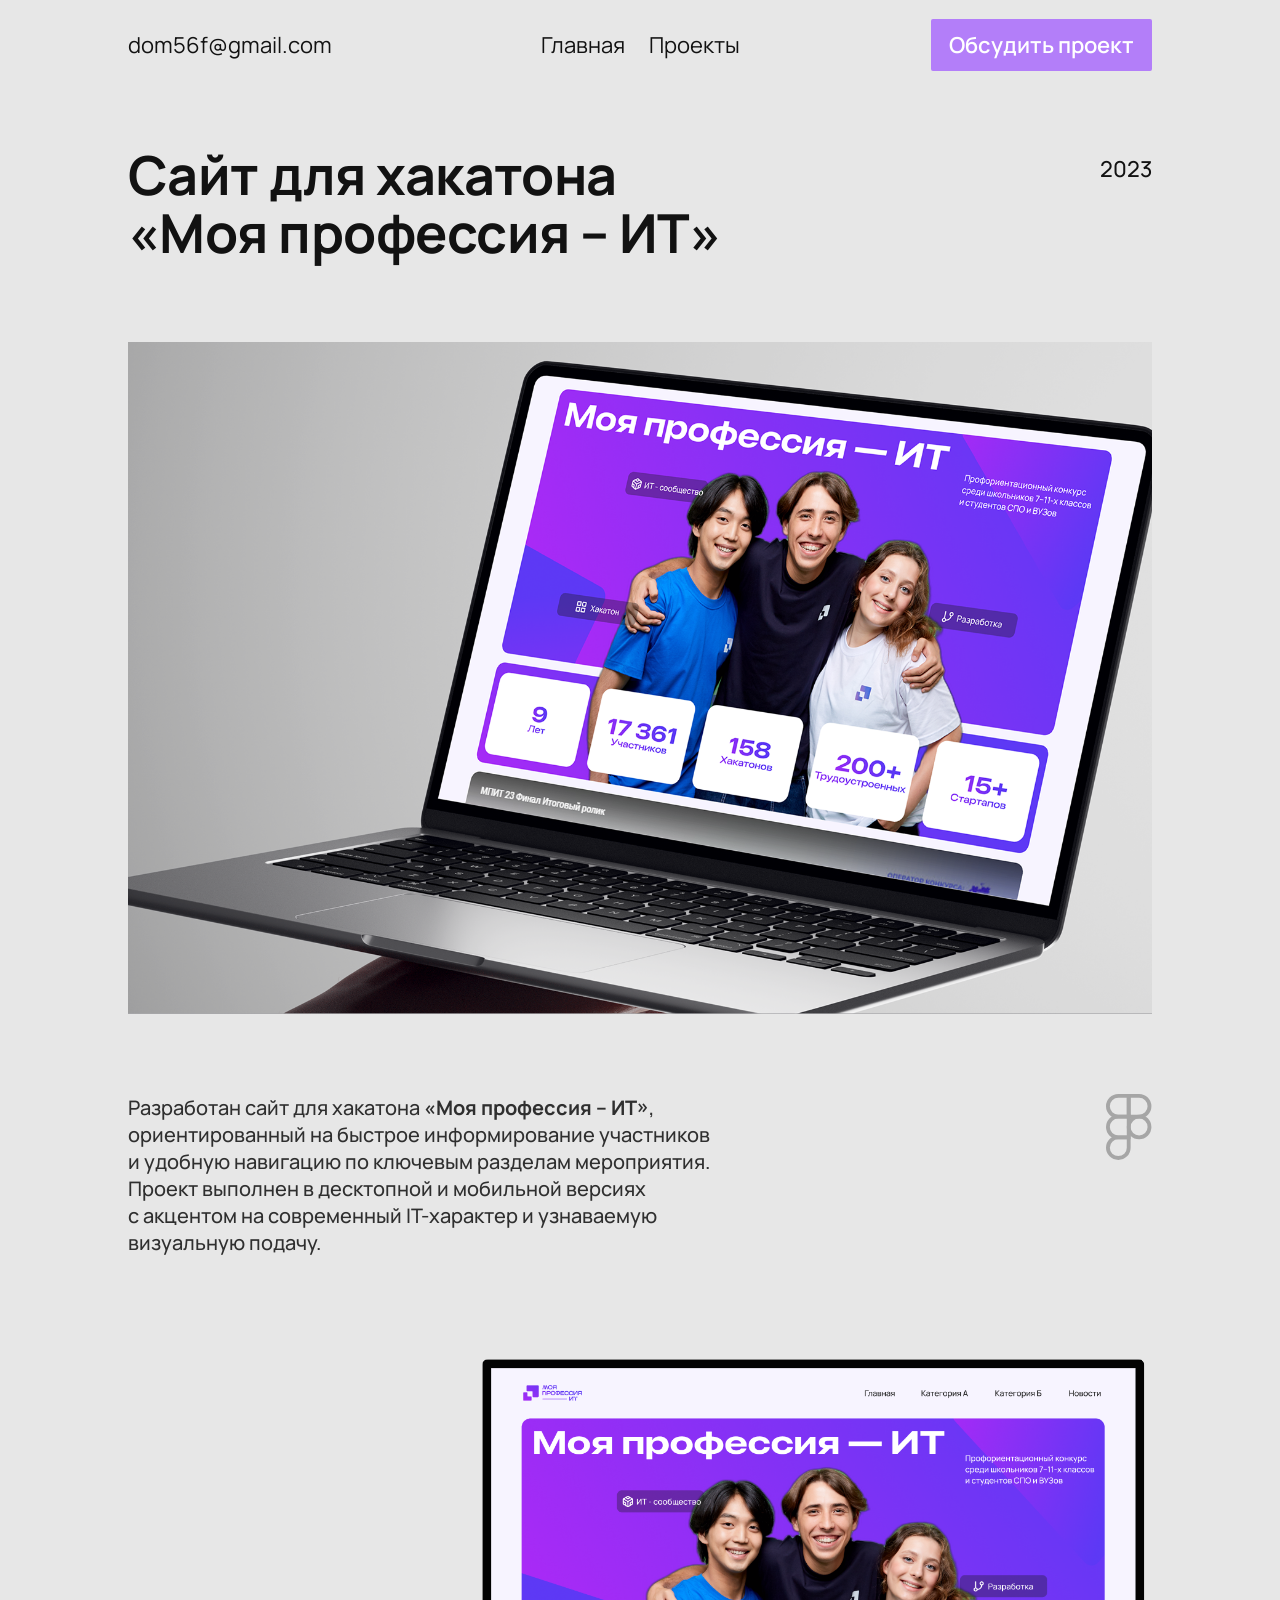
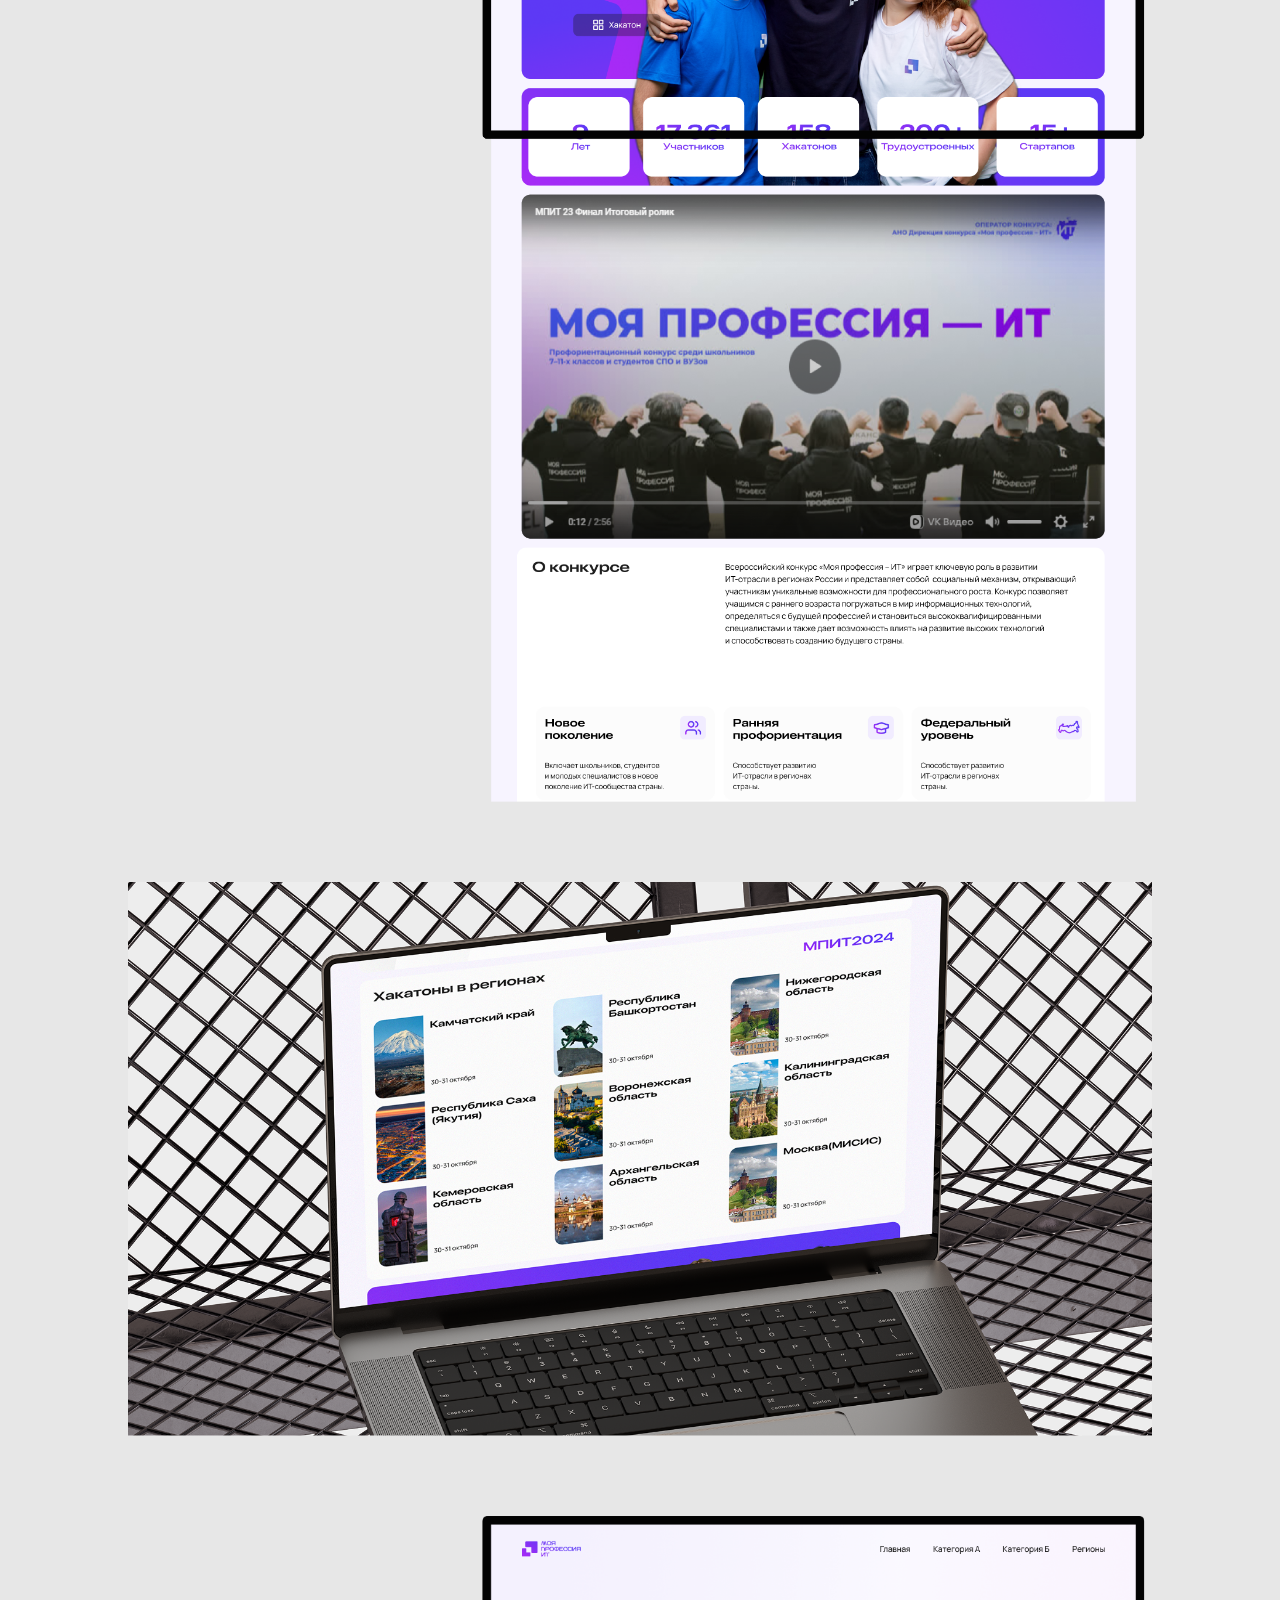
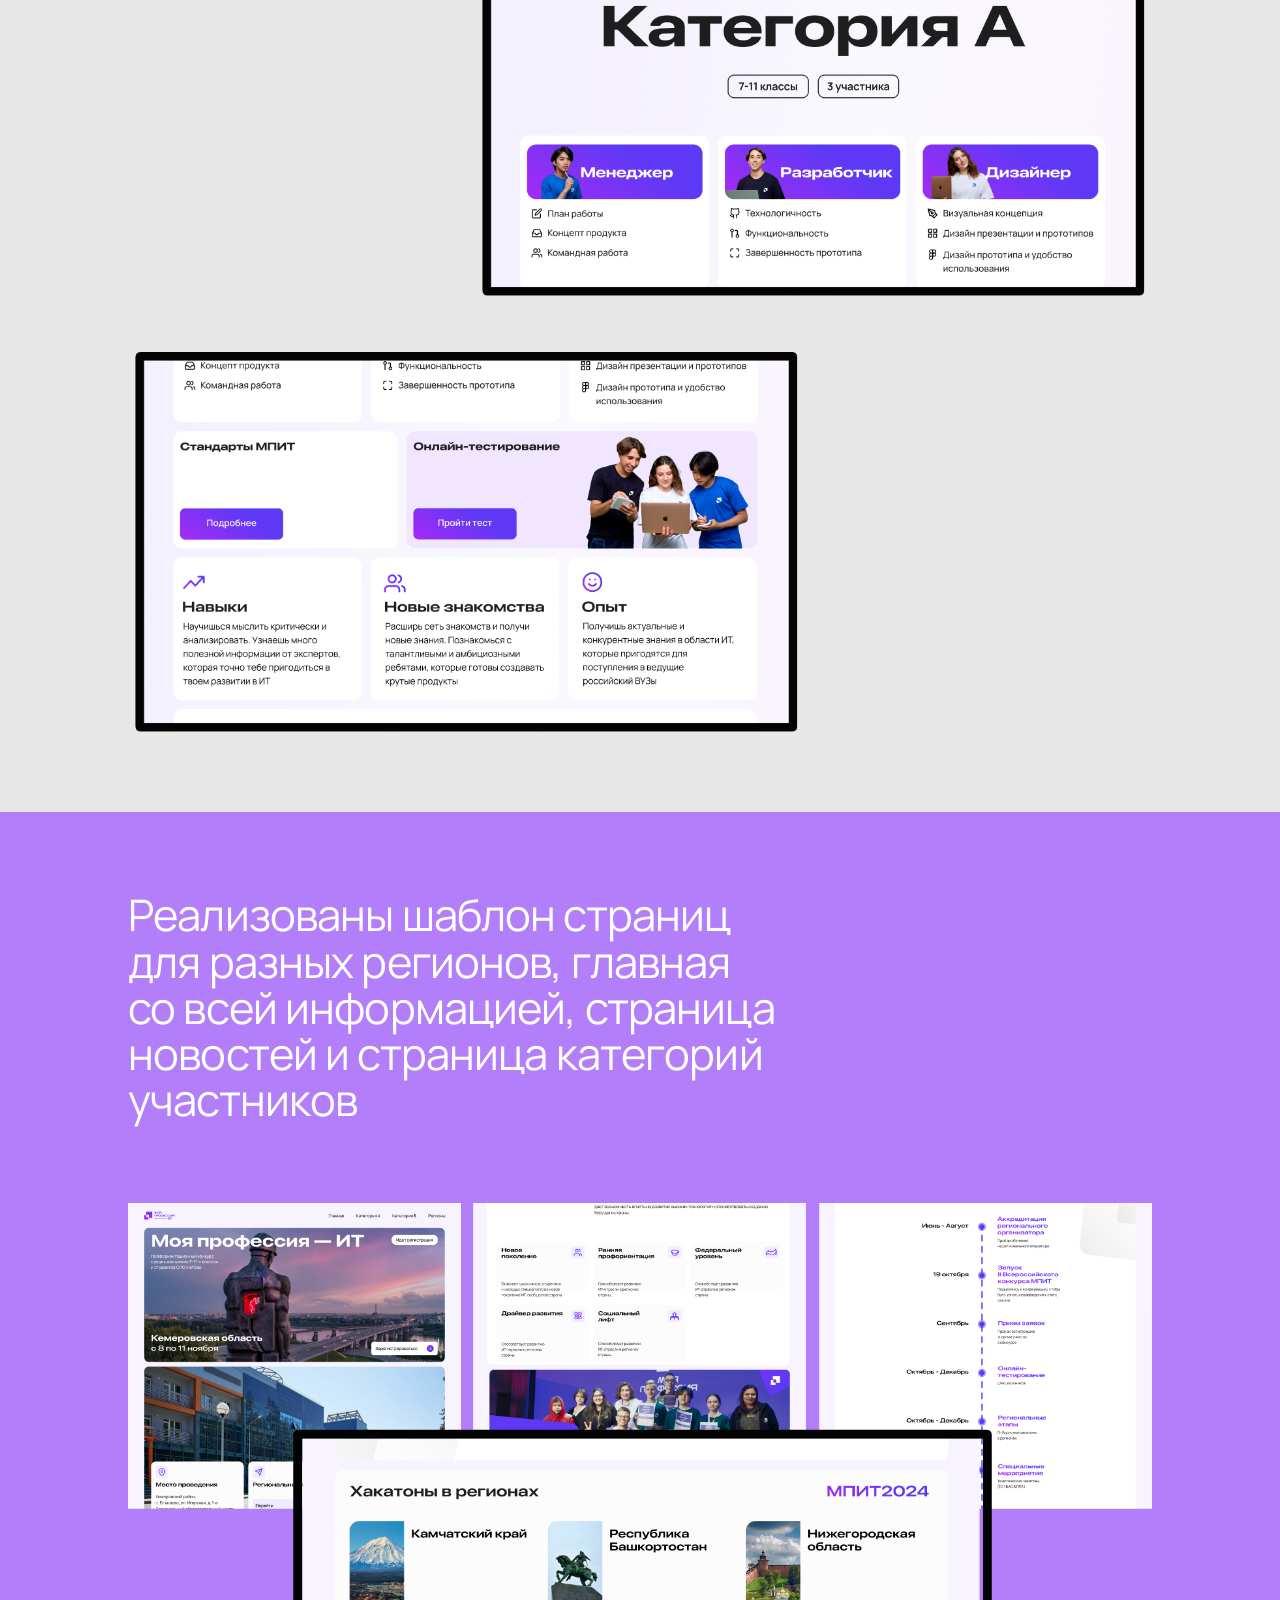
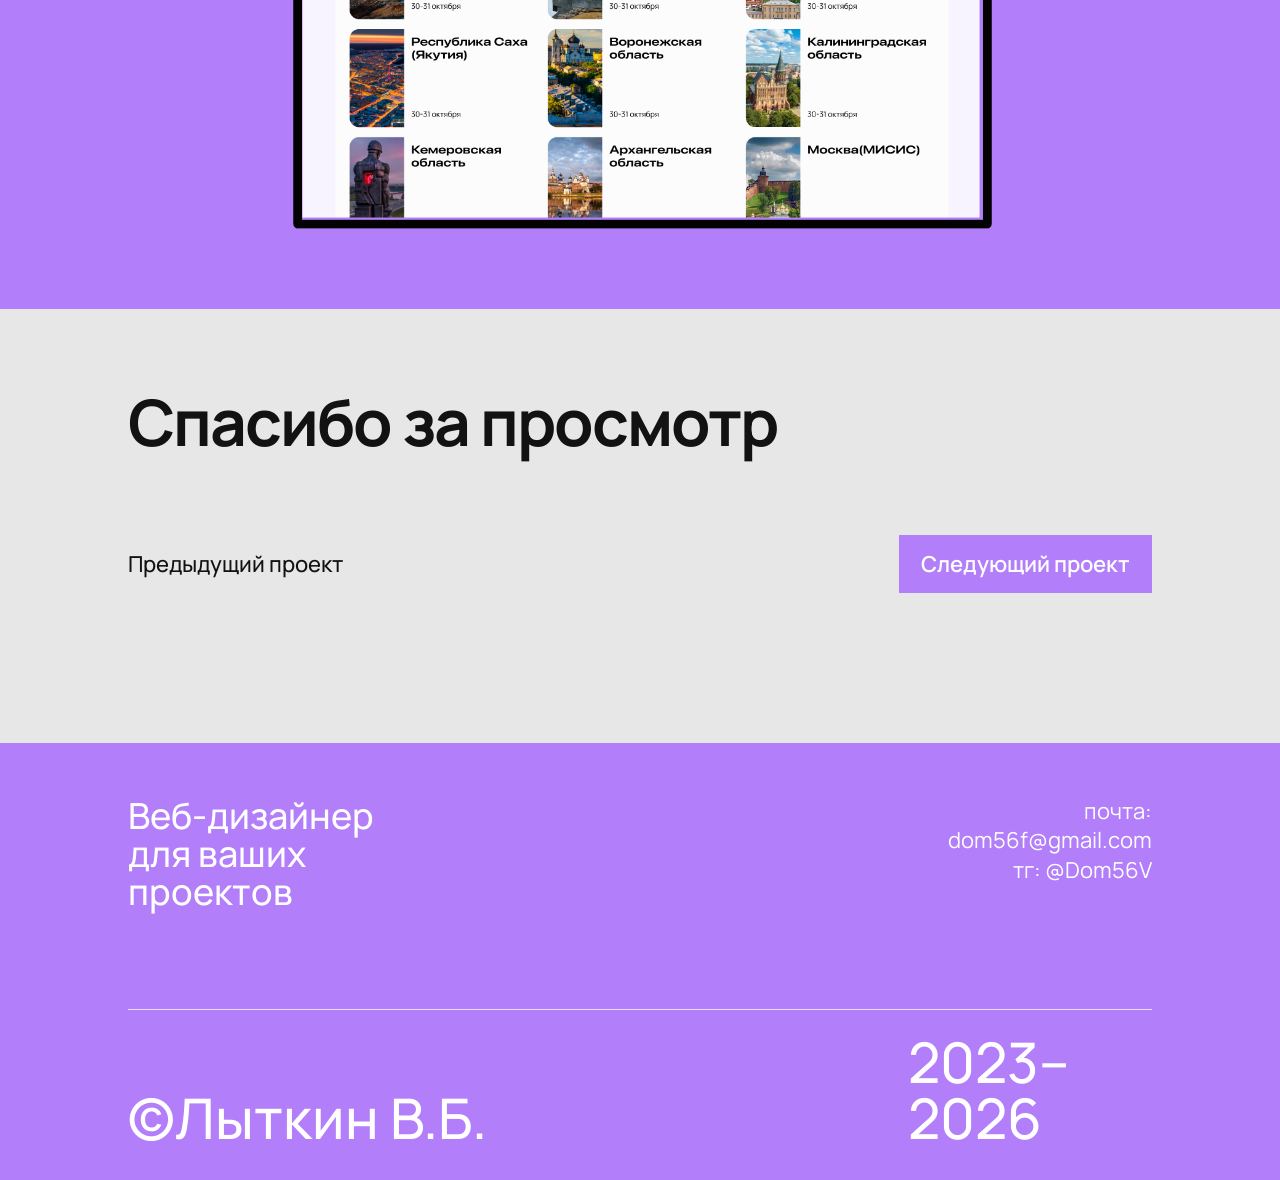
<file: projects/dashboard.html>
<!doctype html>
<html lang="ru">
<head>
  <meta charset="UTF-8">
  <meta name="viewport" content="width=device-width, initial-scale=1.0">
  <title>Проект | Сайт для&nbsp;хакатона «Моя профессия – ИТ»</title>
  <link rel="preconnect" href="https://fonts.googleapis.com">
  <link rel="preconnect" href="https://fonts.gstatic.com" crossorigin>
  <link href="https://fonts.googleapis.com/css2?family=Manrope:wght@400;600;700;800&display=swap" rel="stylesheet">
  <link rel="stylesheet" href="../styles.css">
</head>
<body class="project-theme-mpit">
  <header class="site-header container">
    <a class="header-email" href="mailto:dom56f@gmail.com">dom56f@gmail.com</a>
    <nav class="header-nav" aria-label="Основная навигация">
      <a href="../index.html#home">Главная</a>
      <a href="../index.html#projects">Проекты</a>
    </nav>
    <a class="header-cta" href="../index.html#feedback">Обсудить проект</a>
  </header>

  <main class="container project-first">
    <div class="project-first-head">
      <h1 class="project-first-title">Сайт для&nbsp;хакатона<br>«Моя профессия – ИТ»</h1>
      <p class="project-first-year">2023</p>
    </div>
    <div class="project-first-cover">
      <img src="../media/projects/mpit/LAPTOP%20%26%20PHONE%20SCREEN%20MOCKUP%203%201.png" alt="Превью проекта «Моя профессия – ИТ»">
    </div>

    <section class="project-second">
      <div class="project-second-top">
        <p>
          Разработан сайт для&nbsp;хакатона <strong>«Моя профессия – ИТ»</strong>, ориентированный на&nbsp;быстрое
          информирование участников и&nbsp;удобную навигацию по&nbsp;ключевым разделам мероприятия.
          Проект выполнен в&nbsp;десктопной и&nbsp;мобильной версиях с&nbsp;акцентом на&nbsp;современный IT-характер
          и&nbsp;узнаваемую визуальную подачу.
        </p>
        <img src="../media/home/services/logos/figma.svg" alt="Figma">
      </div>

      <div class="project-second-shot">
        <img src="../media/projects/mpit/Group%2019.png" alt="Экран проекта «Моя профессия – ИТ»">
      </div>
    </section>

    <section class="project-shot-wide">
      <img src="../media/projects/mpit/iPhone%20Mockup%2001FM%201.png" alt="Мобильный экран проекта «Моя профессия – ИТ»">
    </section>

    <section class="project-shot-row">
      <img class="project-shot-row-left" src="../media/projects/mpit/Apple%20Pro%20Display%20XDR-1.png" alt="Экран проекта Apple Pro Display XDR слева">
      <img class="project-shot-row-right" src="../media/projects/mpit/Apple%20Pro%20Display%20XDR.png" alt="Экран проекта Apple Pro Display XDR справа">
    </section>

    <section class="project-third">
      <p class="project-third-text">
        Реализованы шаблон страниц для&nbsp;разных регионов, главная со&nbsp;всей информацией, страница новостей
        и&nbsp;страница категорий участников
      </p>
      <div class="project-third-frame">
        <img src="../media/projects/mpit/Group%2033.png" alt="Экран проекта «Моя профессия – ИТ»">
      </div>
    </section>

    <section class="project-thanks">
      <h2>Спасибо за&nbsp;просмотр</h2>
    </section>

    <section class="project-end-actions">
      <a class="project-end-link" href="../projects/studio.html">Предыдущий проект</a>
      <a class="project-end-button" href="../projects/shop.html">Следующий проект</a>
    </section>
  </main>

  <footer class="site-footer" aria-label="Футер">
    <div class="container footer-inner">
      <div class="footer-top">
        <p class="footer-title">Веб-дизайнер<br>для&nbsp;ваших проектов</p>
        <div class="footer-contacts">
          <p>почта: <a href="mailto:dom56f@gmail.com">dom56f@gmail.com</a></p>
          <p>тг: <a href="https://t.me/Dom56V" target="_blank" rel="noopener noreferrer">@Dom56V</a></p>
        </div>
      </div>

      <div class="footer-bottom">
        <p>©Лыткин В.Б.</p>
        <p>2023–2026</p>
      </div>
    </div>
  </footer>
  <script src="../script.js"></script>
</body>
</html>
</file>
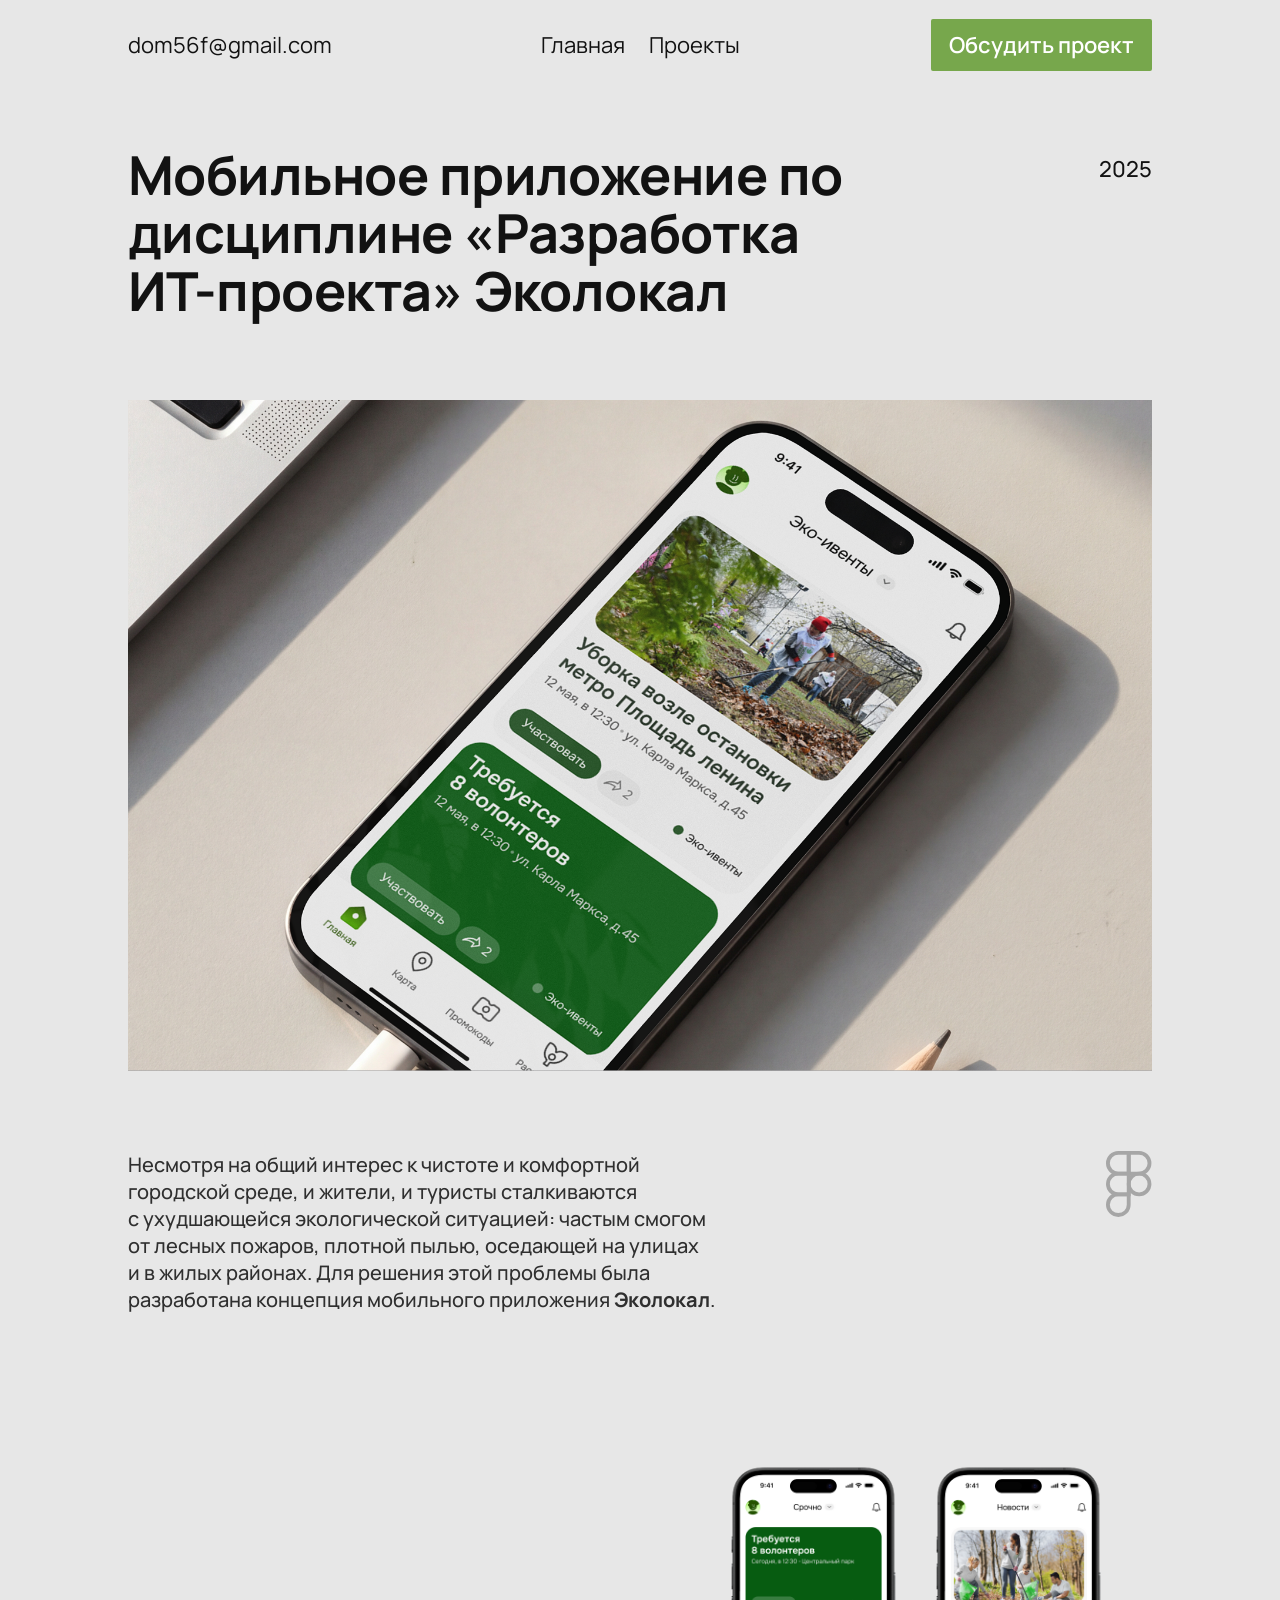
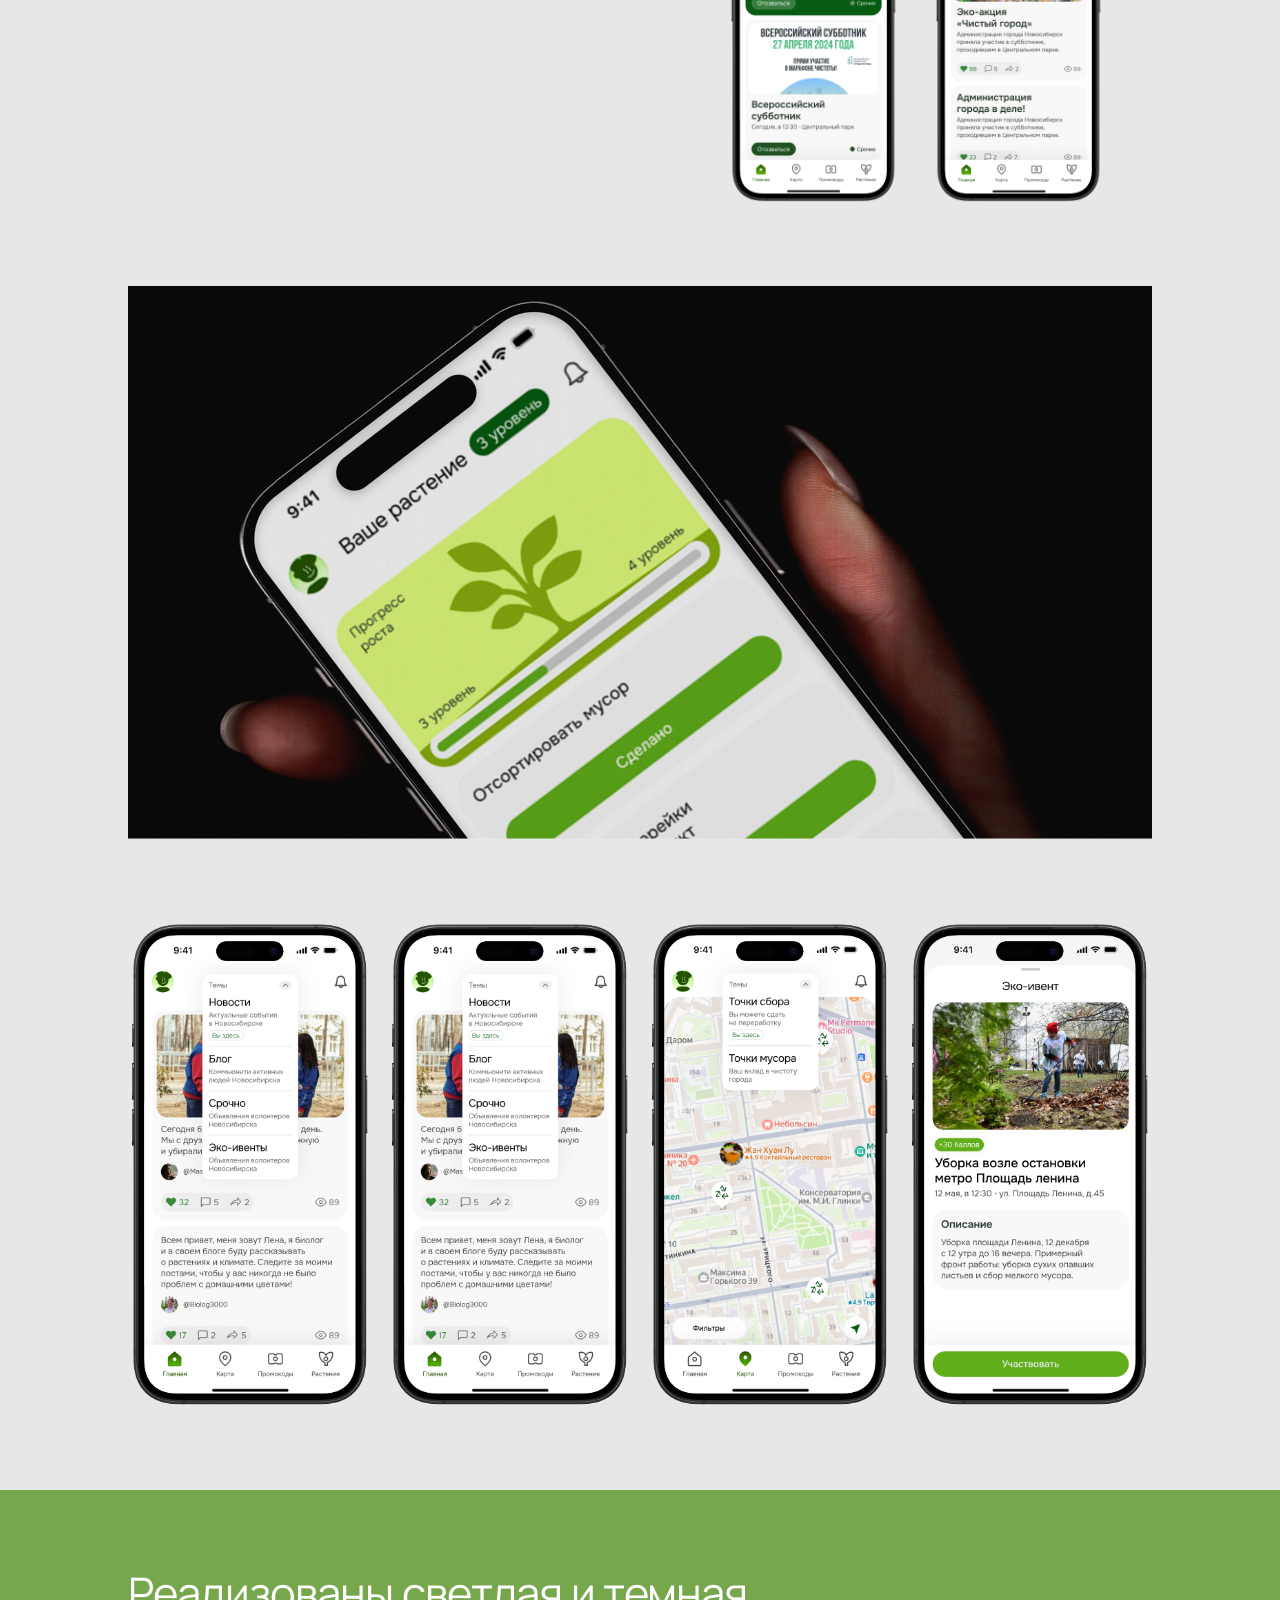
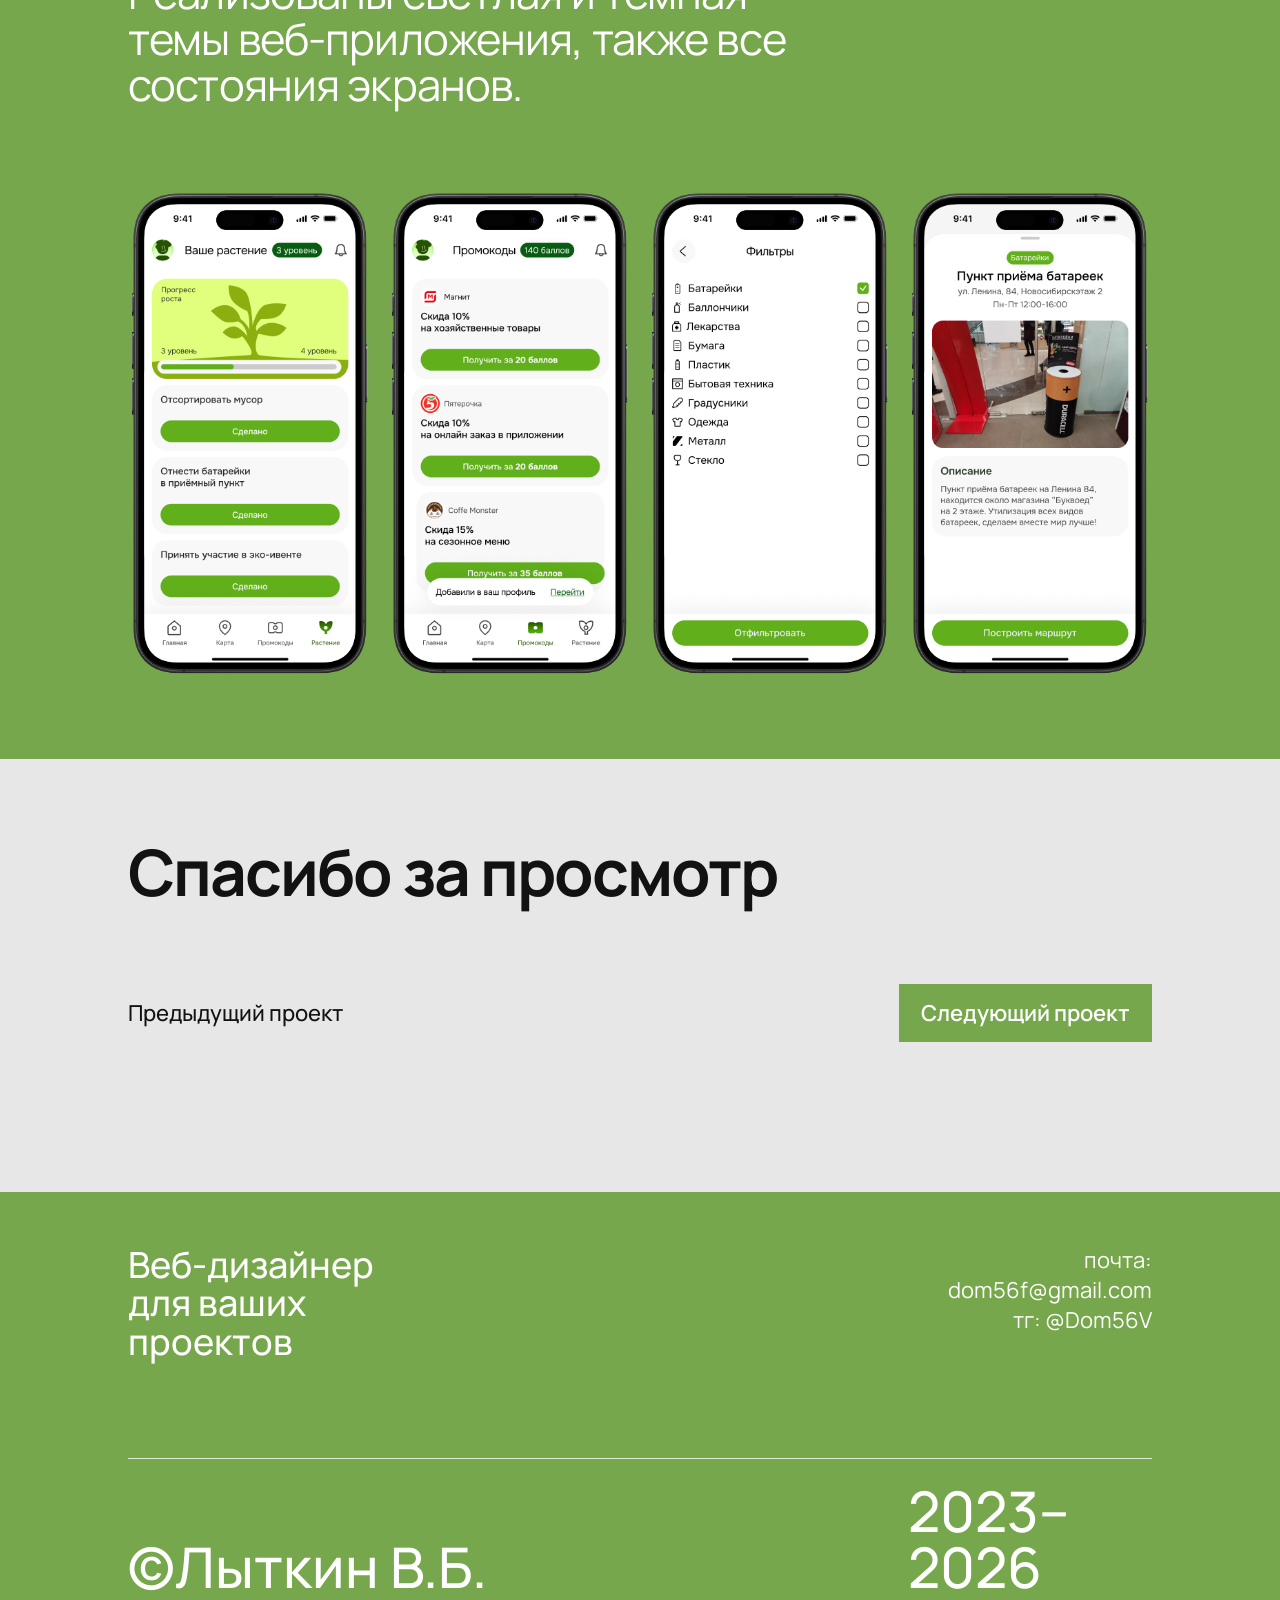
<file: projects/fifth.html>
<!doctype html>
<html lang="ru">
<head>
  <meta charset="UTF-8">
  <meta name="viewport" content="width=device-width, initial-scale=1.0">
  <title>Проект | Мобильное приложение Эколокал</title>
  <link rel="preconnect" href="https://fonts.googleapis.com">
  <link rel="preconnect" href="https://fonts.gstatic.com" crossorigin>
  <link href="https://fonts.googleapis.com/css2?family=Manrope:wght@400;600;700;800&display=swap" rel="stylesheet">
  <link rel="stylesheet" href="../styles.css">
</head>
<body class="project-theme-fifth">
  <header class="site-header container">
    <a class="header-email" href="mailto:dom56f@gmail.com">dom56f@gmail.com</a>
    <nav class="header-nav" aria-label="Основная навигация">
      <a href="../index.html#home">Главная</a>
      <a href="../index.html#projects">Проекты</a>
    </nav>
    <a class="header-cta" href="../index.html#feedback">Обсудить проект</a>
  </header>

  <main class="container project-first">
    <div class="project-first-head">
      <h1 class="project-first-title">Мобильное приложение по<br>дисциплине «Разработка ИТ-проекта» Эколокал</h1>
      <p class="project-first-year">2025</p>
    </div>
    <div class="project-first-cover">
      <img src="../media/projects/it-project/LAPTOP%20%26%20PHONE%20SCREEN%20MOCKUP%203%201.png" alt="Превью проекта Эколокал">
    </div>

    <section class="project-second">
      <div class="project-second-top">
        <p>
          Несмотря на&nbsp;общий интерес к&nbsp;чистоте и&nbsp;комфортной городской среде, и&nbsp;жители, и&nbsp;туристы
          сталкиваются с&nbsp;ухудшающейся экологической ситуацией: частым смогом от&nbsp;лесных пожаров,
          плотной пылью, оседающей на&nbsp;улицах и&nbsp;в&nbsp;жилых районах. Для&nbsp;решения этой проблемы была
          разработана концепция мобильного приложения <strong>Эколокал</strong>.
        </p>
        <img src="../media/home/services/logos/figma.svg" alt="Figma">
      </div>

      <div class="project-second-phones">
        <img src="../media/projects/it-project/Group%2021.png" alt="Мобильный экран проекта Эколокал 21">
        <img src="../media/projects/it-project/Group%2022.png" alt="Мобильный экран проекта Эколокал 22">
      </div>
    </section>

    <section class="project-shot-wide">
      <img src="../media/projects/it-project/iPhone%20Mockup%2001FM%201.png" alt="Мобильный экран проекта Эколокал">
    </section>

    <section class="project-shot-row">
      <img src="../media/projects/it-project/Group%2023.png" alt="Экран проекта Эколокал 23">
      <img src="../media/projects/it-project/Group%2024.png" alt="Экран проекта Эколокал 24">
      <img src="../media/projects/it-project/Group%2025.png" alt="Экран проекта Эколокал 25">
      <img src="../media/projects/it-project/Group%2026.png" alt="Экран проекта Эколокал 26">
    </section>

    <section class="project-third">
      <p class="project-third-text">
        Реализованы светлая и&nbsp;темная темы
        веб-приложения, также все состояния экранов.
      </p>
      <div class="project-third-row">
        <img src="../media/projects/it-project/1.png" alt="Экран проекта Эколокал 1">
        <img src="../media/projects/it-project/2.png" alt="Экран проекта Эколокал 2">
        <img src="../media/projects/it-project/3.png" alt="Экран проекта Эколокал 3">
        <img src="../media/projects/it-project/4.png" alt="Экран проекта Эколокал 4">
      </div>
    </section>

    <section class="project-thanks">
      <h2>Спасибо за&nbsp;просмотр</h2>
    </section>

    <section class="project-end-actions">
      <a class="project-end-link" href="next.html">Предыдущий проект</a>
      <a class="project-end-button" href="studio.html">Следующий проект</a>
    </section>
  </main>

  <footer class="site-footer" aria-label="Футер">
    <div class="container footer-inner">
      <div class="footer-top">
        <p class="footer-title">Веб-дизайнер<br>для&nbsp;ваших проектов</p>
        <div class="footer-contacts">
          <p>почта: <a href="mailto:dom56f@gmail.com">dom56f@gmail.com</a></p>
          <p>тг: <a href="https://t.me/Dom56V" target="_blank" rel="noopener noreferrer">@Dom56V</a></p>
        </div>
      </div>

      <div class="footer-bottom">
        <p>©Лыткин В.Б.</p>
        <p>2023–2026</p>
      </div>
    </div>
  </footer>
  <script src="../script.js"></script>
</body>
</html>
</file>
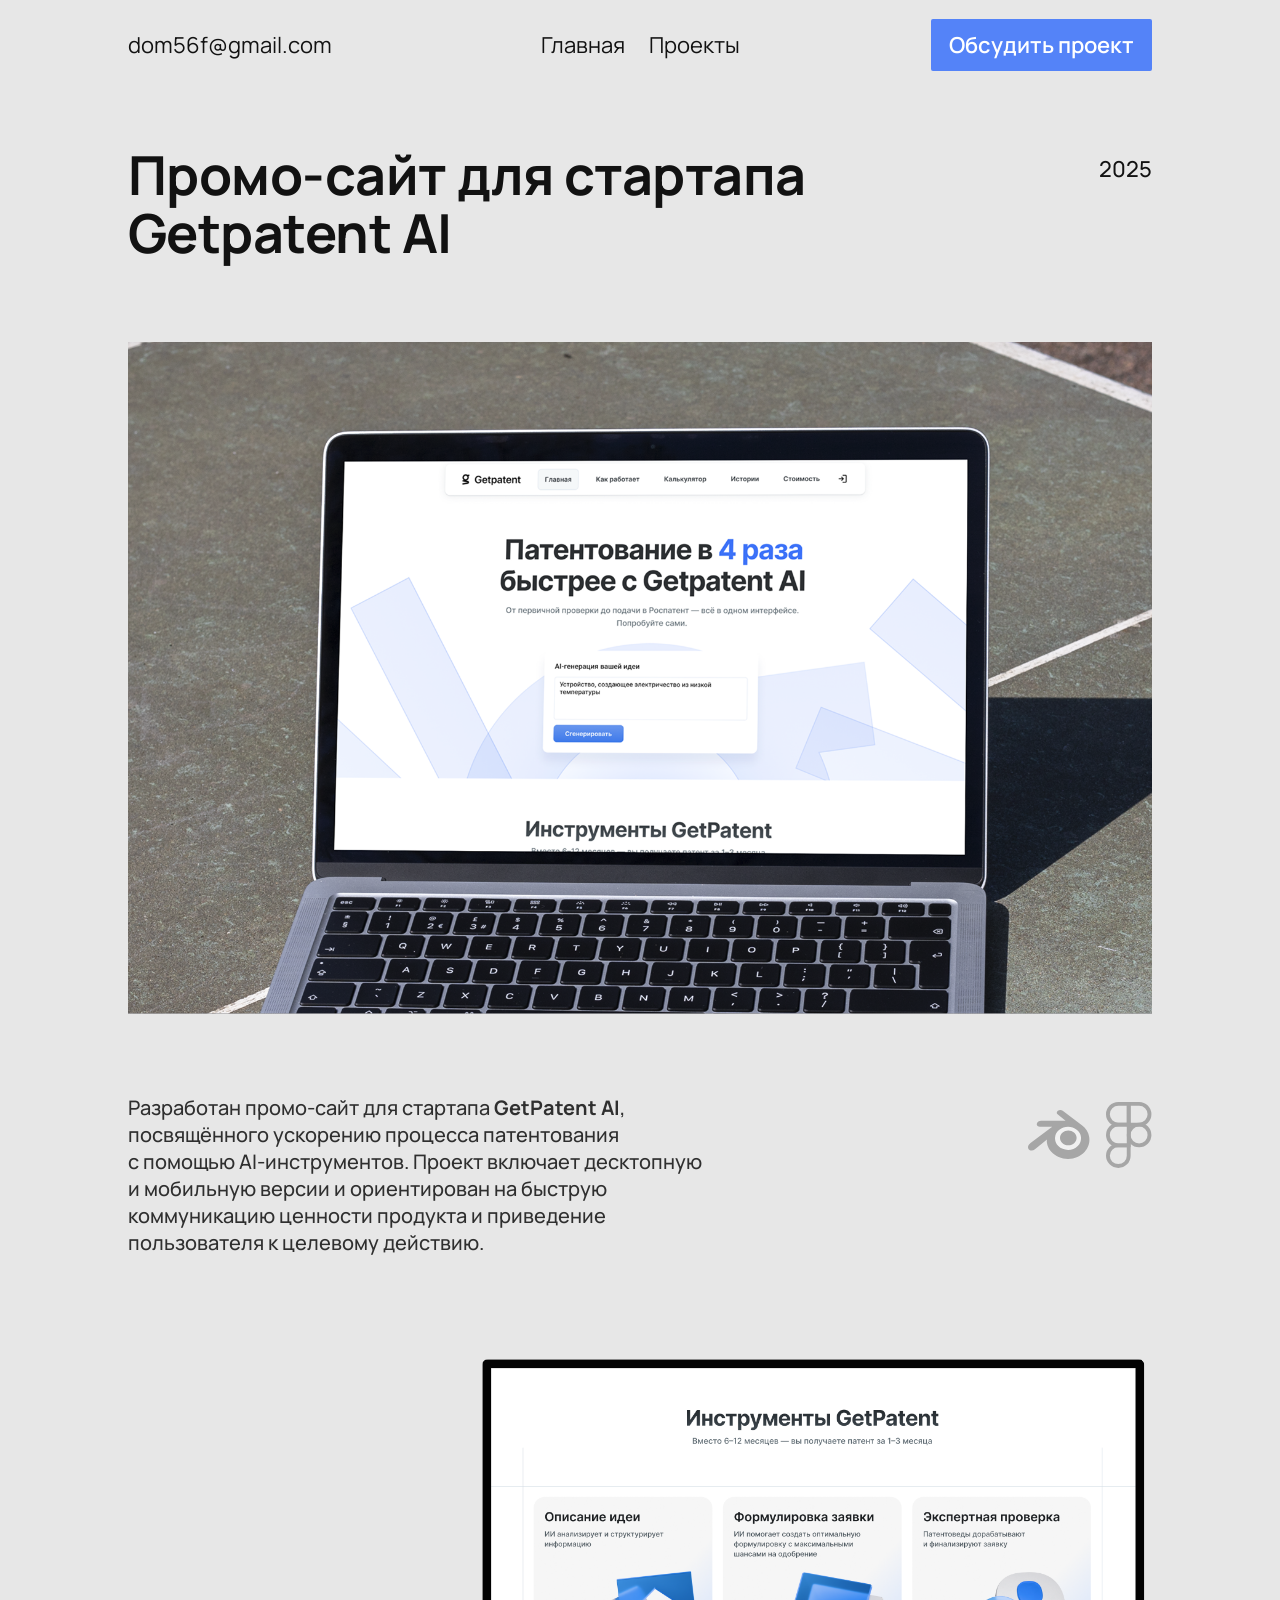
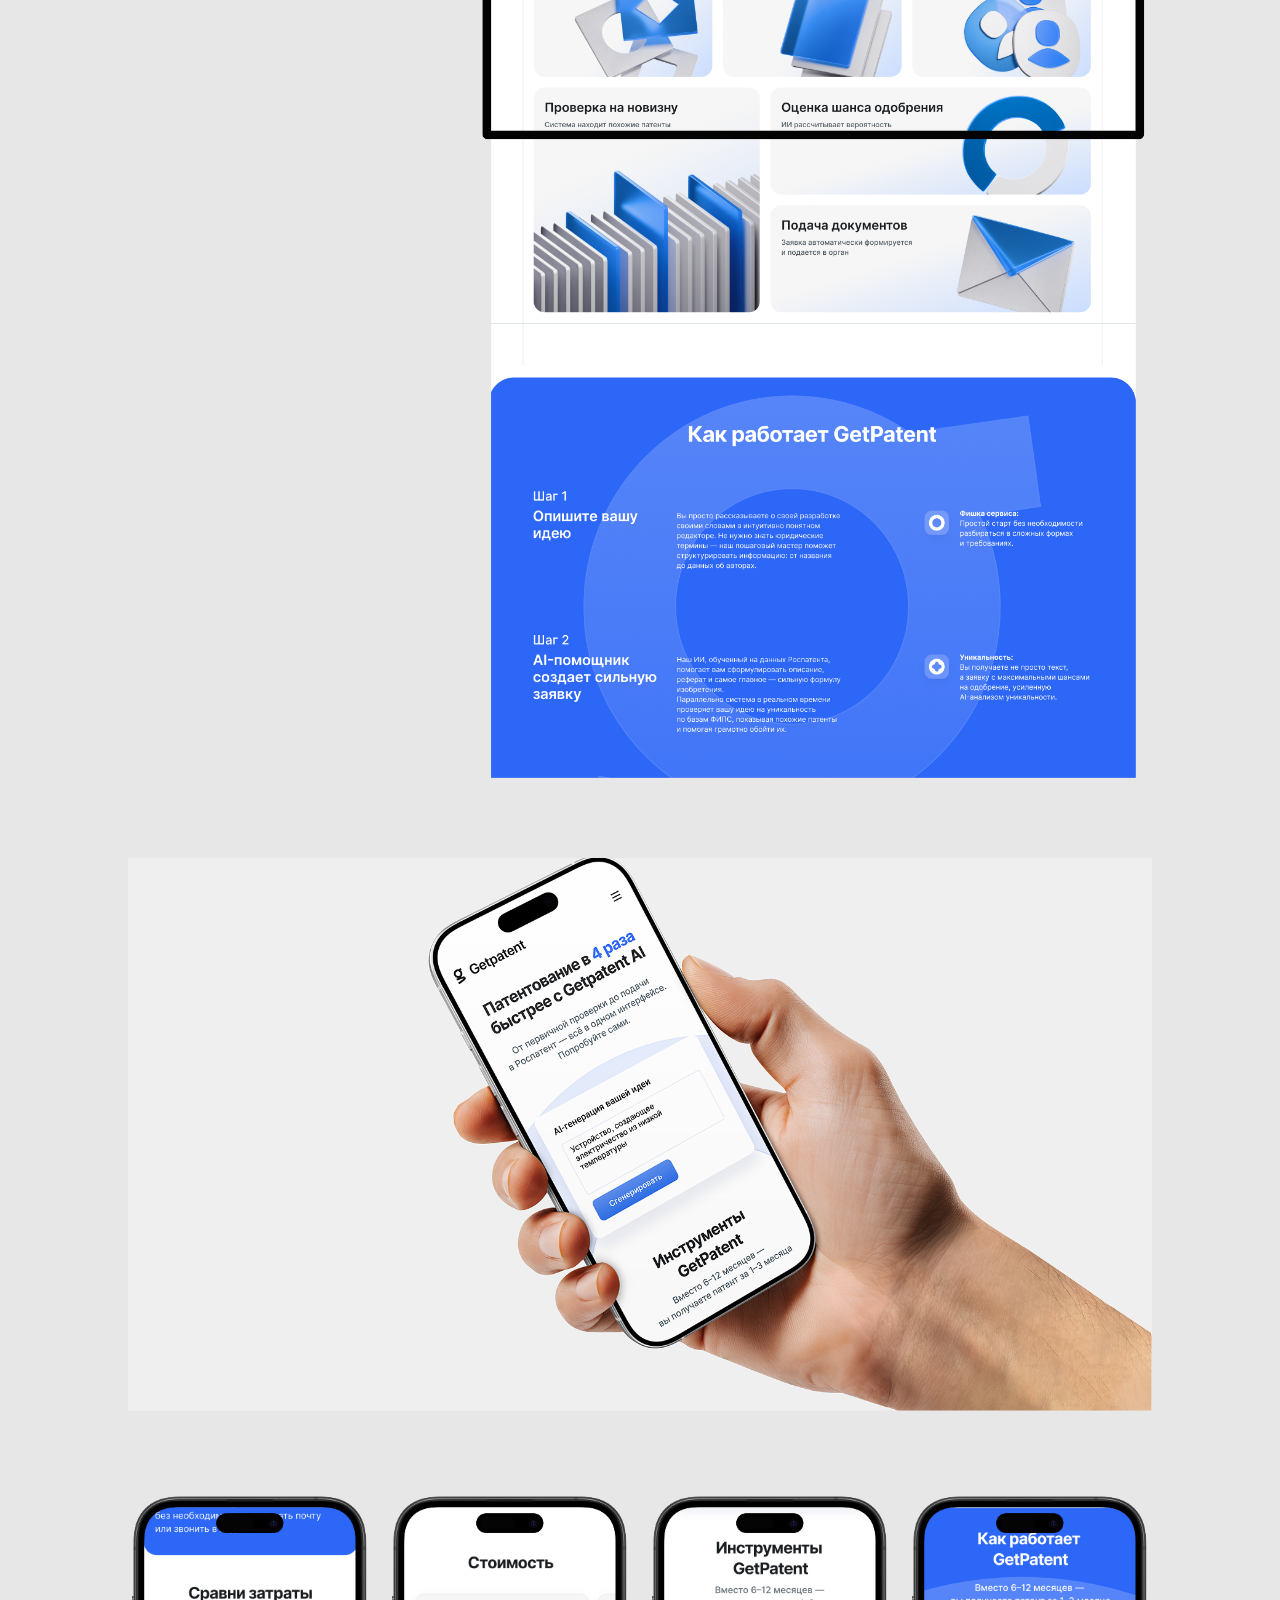
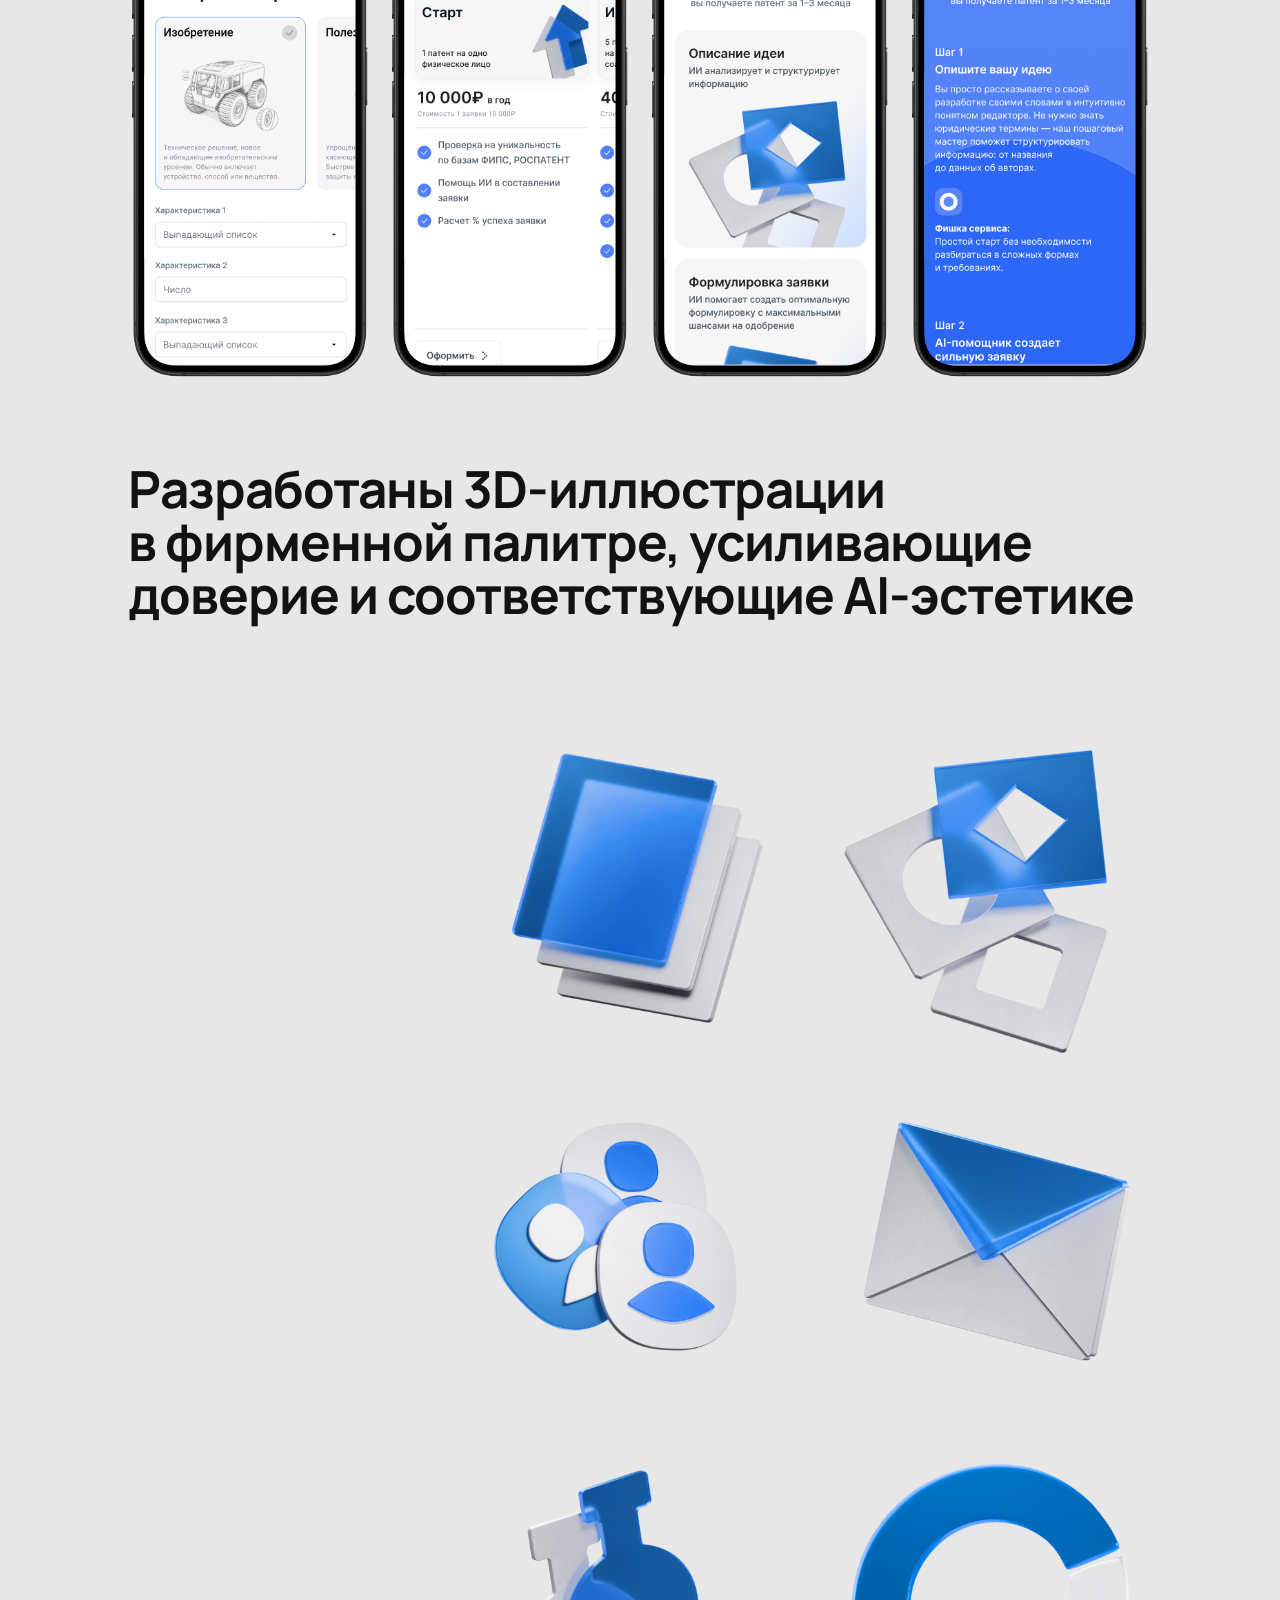
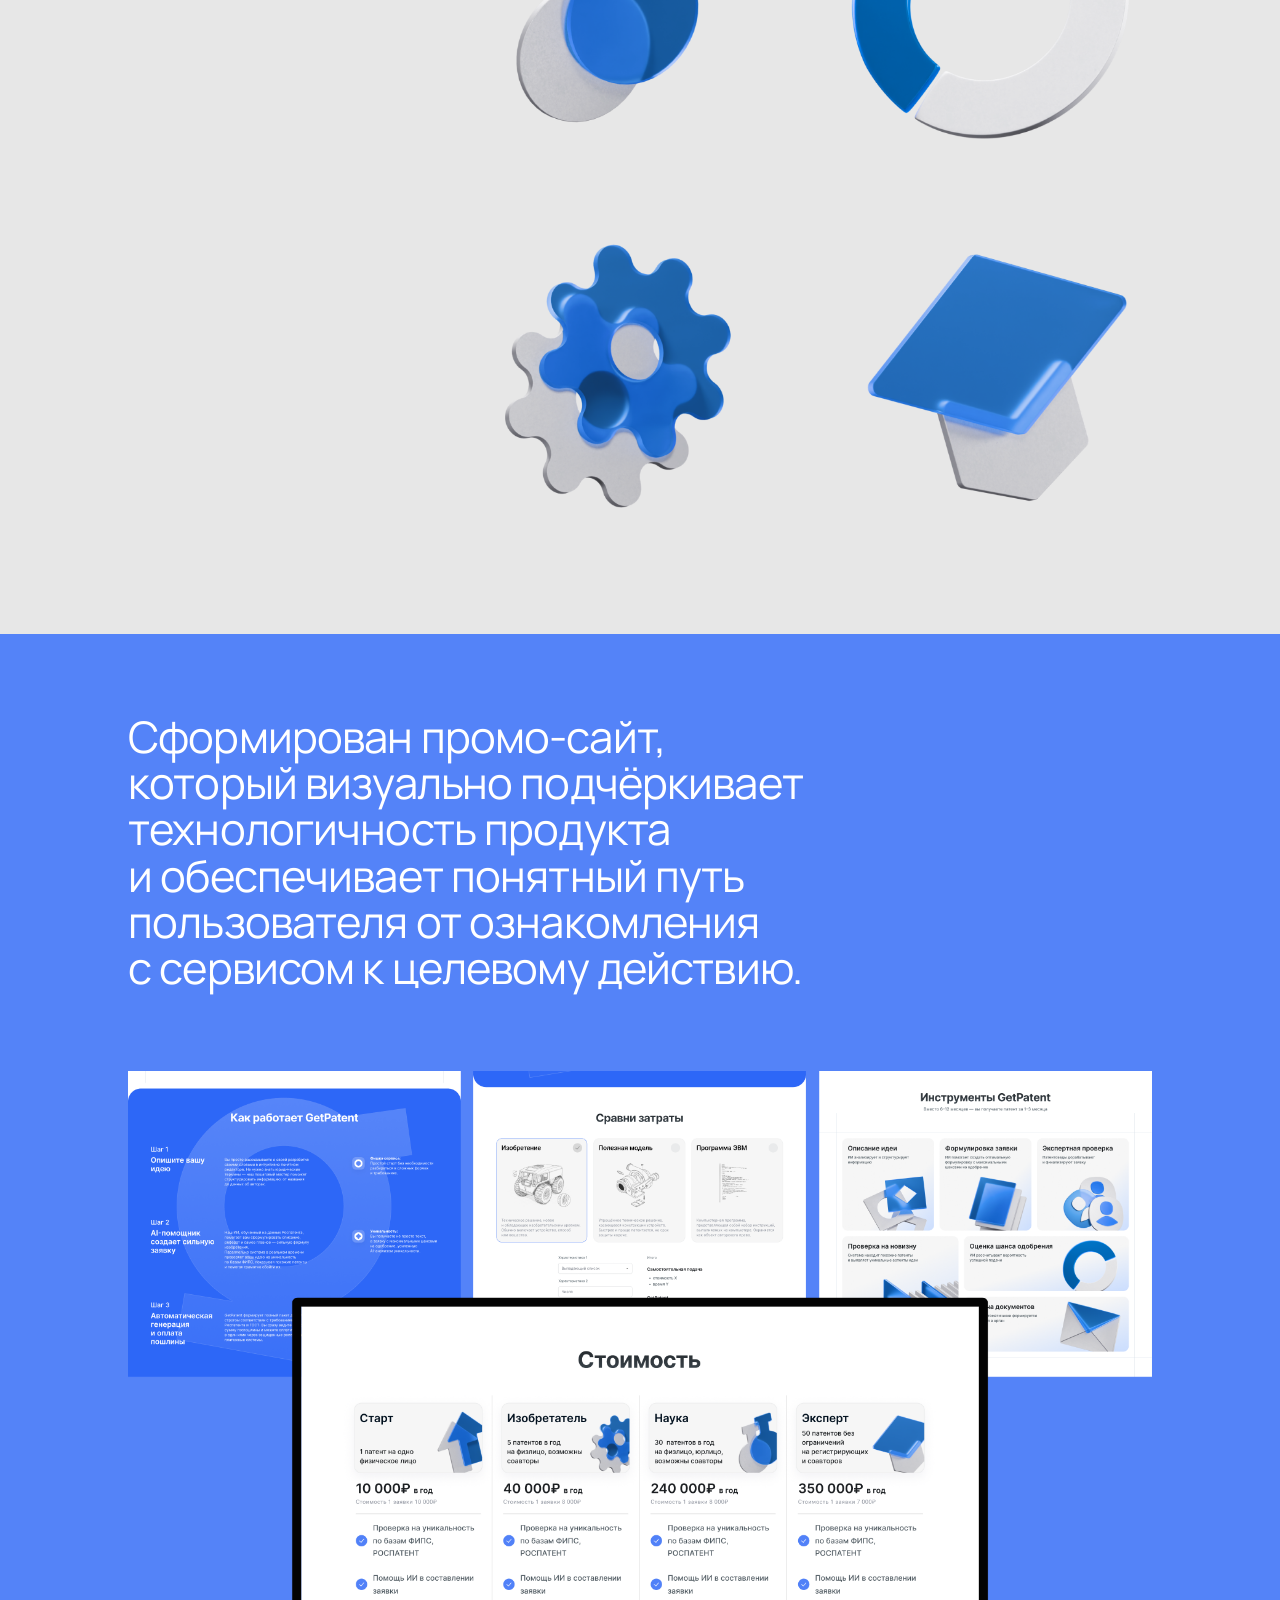
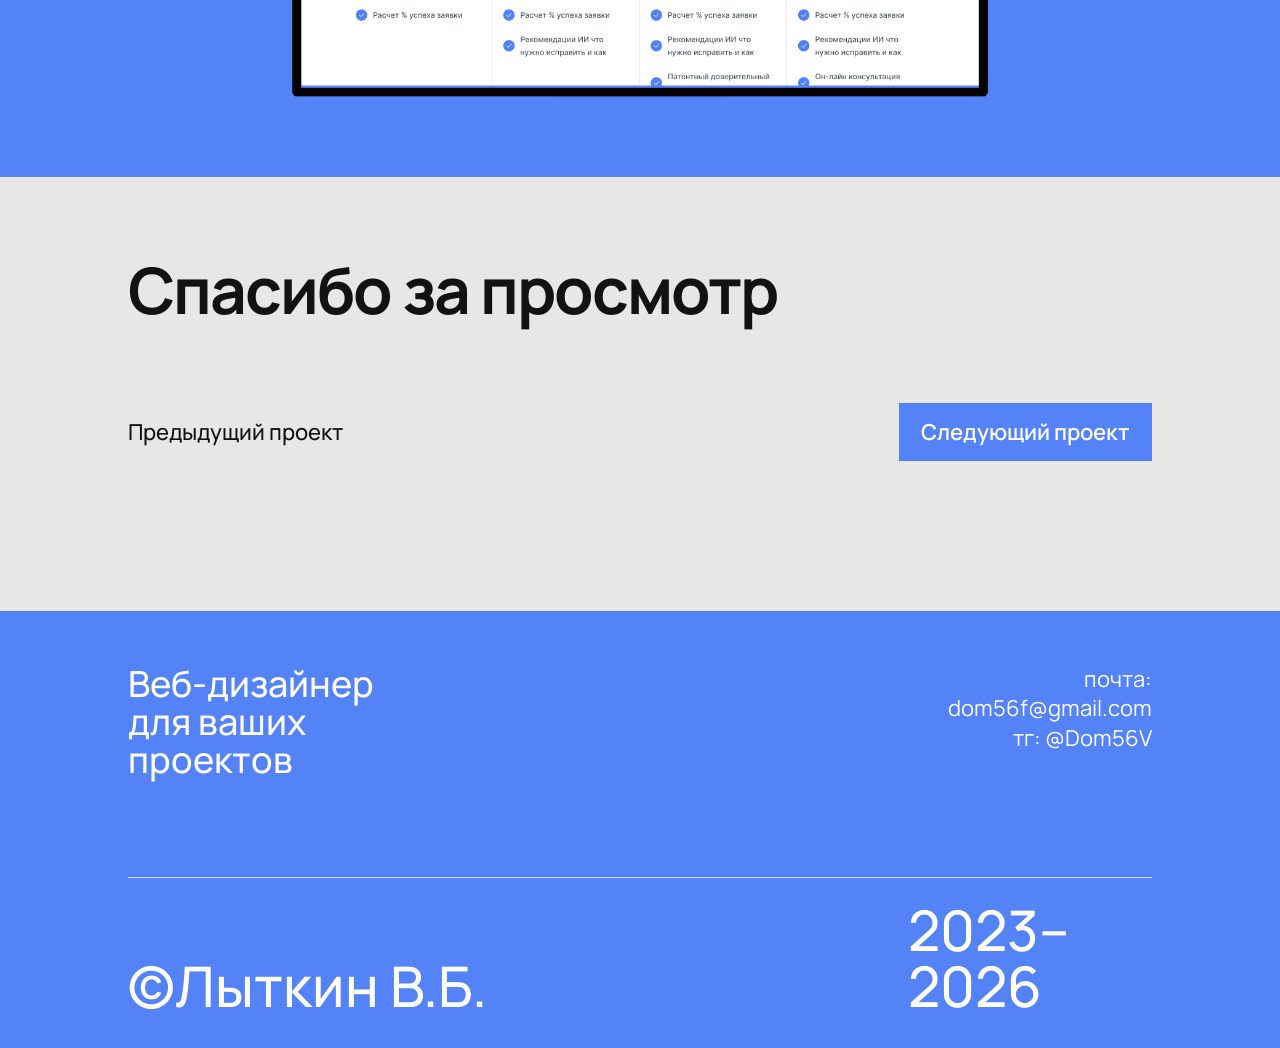
<file: projects/shop.html>
<!doctype html>
<html lang="ru">
<head>
  <meta charset="UTF-8">
  <meta name="viewport" content="width=device-width, initial-scale=1.0">
  <title>Проект | Промо-сайт для&nbsp;стартапа Getpatent AI</title>
  <link rel="preconnect" href="https://fonts.googleapis.com">
  <link rel="preconnect" href="https://fonts.gstatic.com" crossorigin>
  <link href="https://fonts.googleapis.com/css2?family=Manrope:wght@400;600;700;800&display=swap" rel="stylesheet">
  <link rel="stylesheet" href="../styles.css">
</head>
<body class="project-theme-getpatent">
  <header class="site-header container">
    <a class="header-email" href="mailto:dom56f@gmail.com">dom56f@gmail.com</a>
    <nav class="header-nav" aria-label="Основная навигация">
      <a href="../index.html#home">Главная</a>
      <a href="../index.html#projects">Проекты</a>
    </nav>
    <a class="header-cta" href="../index.html#feedback">Обсудить проект</a>
  </header>

  <main class="container project-first">
    <div class="project-first-head">
      <h1 class="project-first-title">Промо-сайт для&nbsp;стартапа<br>Getpatent AI</h1>
      <p class="project-first-year">2025</p>
    </div>
    <div class="project-first-cover">
      <img src="../media/projects/promo-site-getpatent/LAPTOP%20%26%20PHONE%20SCREEN%20MOCKUP%203%201.png" alt="Превью проекта Getpatent AI">
    </div>

    <section class="project-second">
      <div class="project-second-top">
        <p>
          Разработан промо-сайт для&nbsp;стартапа <strong>GetPatent AI</strong>, посвящённого ускорению
          процесса патентования с&nbsp;помощью AI-инструментов. Проект включает десктопную и&nbsp;мобильную
          версии и&nbsp;ориентирован на&nbsp;быструю коммуникацию ценности продукта и&nbsp;приведение пользователя
          к&nbsp;целевому действию.
        </p>
        <div class="project-tools" aria-label="Инструменты проекта">
          <img class="project-tools-blender" src="../media/projects/promo-site-getpatent/blender.svg" alt="Blender">
          <img src="../media/home/services/logos/figma.svg" alt="Figma">
        </div>
      </div>

      <div class="project-second-shot">
        <img src="../media/projects/promo-site-getpatent/Group%2019.png" alt="Экран проекта Getpatent AI">
      </div>
    </section>

    <section class="project-shot-wide">
      <img src="../media/projects/promo-site-getpatent/iPhone%20Mockup%2001FM%201.png" alt="Мобильный экран проекта Getpatent AI">
    </section>

    <section class="project-shot-row">
      <img src="../media/projects/promo-site-getpatent/Group%2021.png" alt="Экран проекта 21">
      <img src="../media/projects/promo-site-getpatent/Group%2022.png" alt="Экран проекта 22">
      <img src="../media/projects/promo-site-getpatent/Group%2023.png" alt="Экран проекта 23">
      <img src="../media/projects/promo-site-getpatent/Group%2024.png" alt="Экран проекта 24">
    </section>

    <section class="project-summary-title">
      <h2>Разработаны 3D-иллюстрации в&nbsp;фирменной палитре, усиливающие доверие и&nbsp;соответствующие AI-эстетике</h2>
    </section>

    <section class="project-shot-right">
      <img src="../media/projects/promo-site-getpatent/Frame%201000004656.png" alt="3D-иллюстрация проекта Getpatent AI">
    </section>

    <section class="project-third">
      <p class="project-third-text">
        Сформирован промо-сайт, который визуально подчёркивает технологичность продукта
        и&nbsp;обеспечивает понятный путь пользователя
        от&nbsp;ознакомления с&nbsp;сервисом к&nbsp;целевому действию.
      </p>
      <div class="project-third-frame">
        <img src="../media/projects/promo-site-getpatent/Group%2032.png" alt="Экран проекта Getpatent AI">
      </div>
    </section>

    <section class="project-thanks">
      <h2>Спасибо за&nbsp;просмотр</h2>
    </section>

    <section class="project-end-actions">
      <a class="project-end-link" href="../projects/dashboard.html">Предыдущий проект</a>
      <a class="project-end-button" href="../projects/next.html">Следующий проект</a>
    </section>
  </main>

  <footer class="site-footer" aria-label="Футер">
    <div class="container footer-inner">
      <div class="footer-top">
        <p class="footer-title">Веб-дизайнер<br>для&nbsp;ваших проектов</p>
        <div class="footer-contacts">
          <p>почта: <a href="mailto:dom56f@gmail.com">dom56f@gmail.com</a></p>
          <p>тг: <a href="https://t.me/Dom56V" target="_blank" rel="noopener noreferrer">@Dom56V</a></p>
        </div>
      </div>

      <div class="footer-bottom">
        <p>©Лыткин В.Б.</p>
        <p>2023–2026</p>
      </div>
    </div>
  </footer>
  <script src="../script.js"></script>
</body>
</html>
</file>
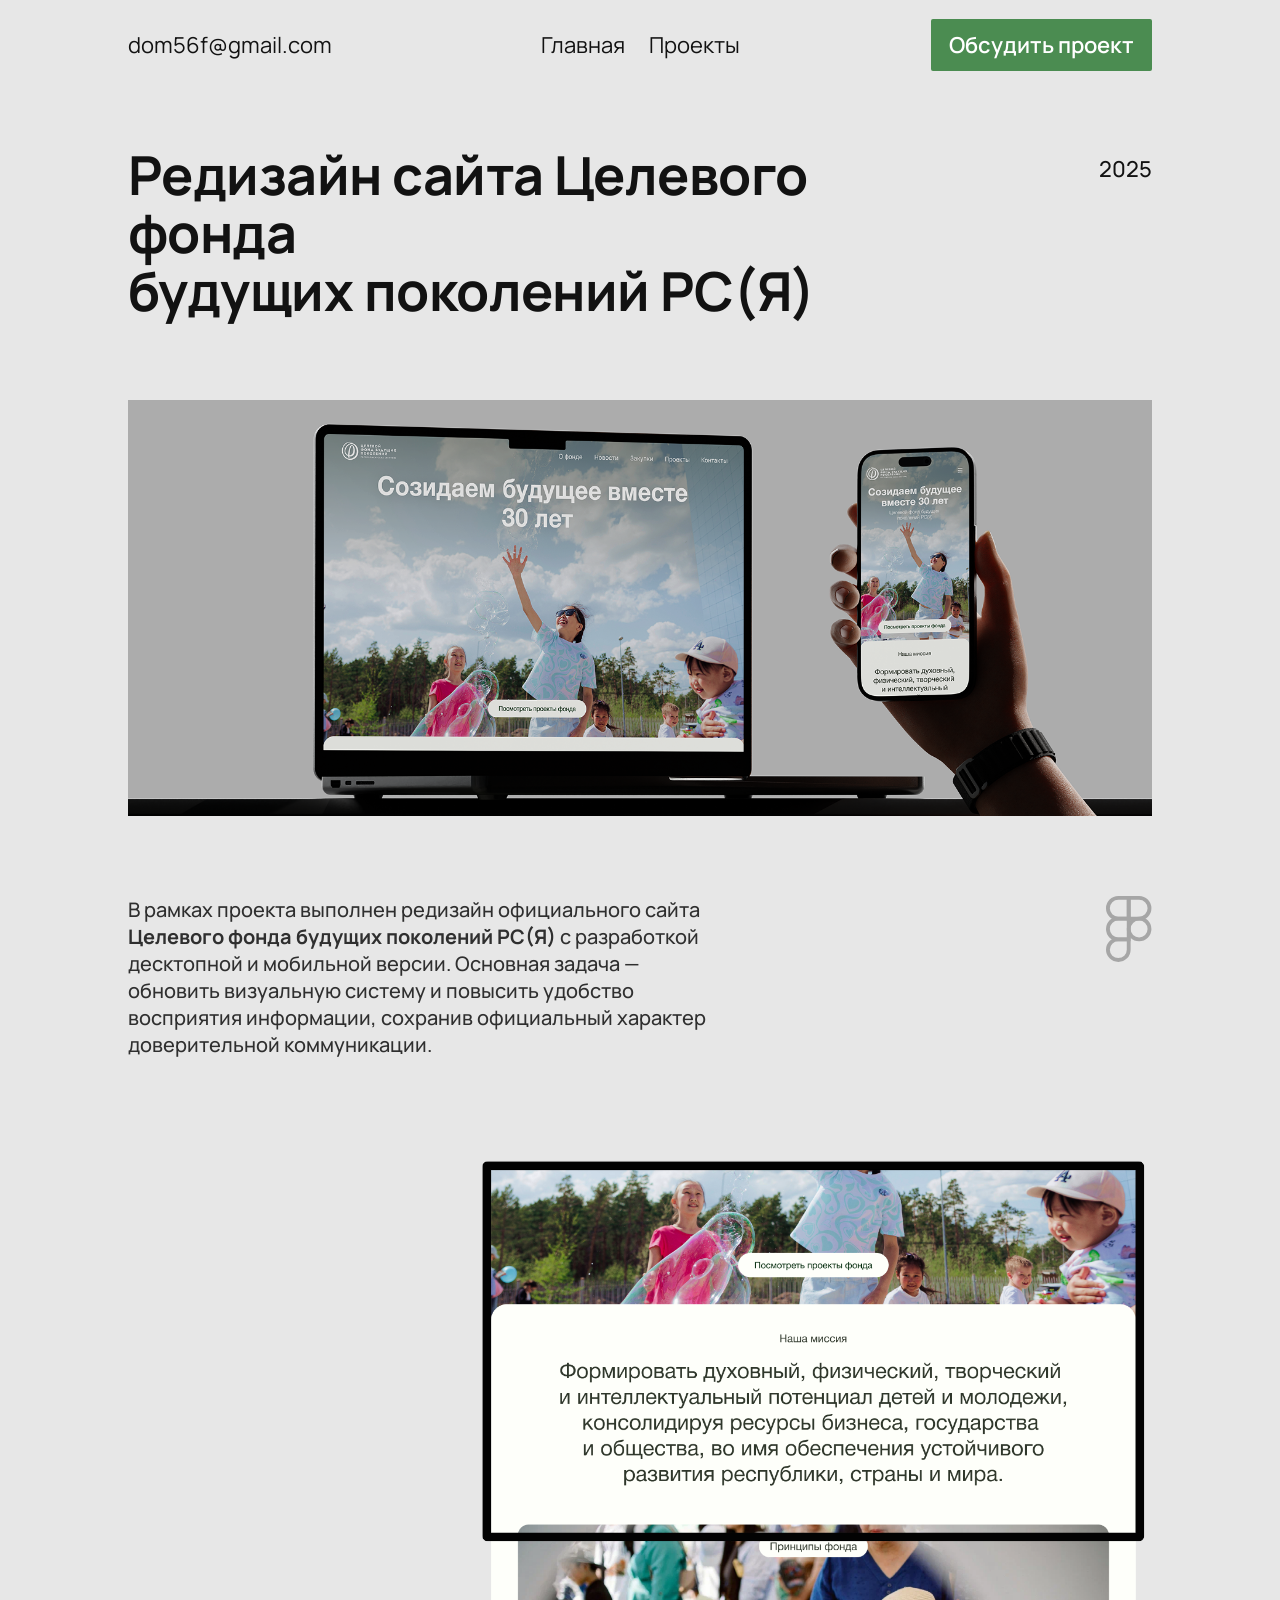
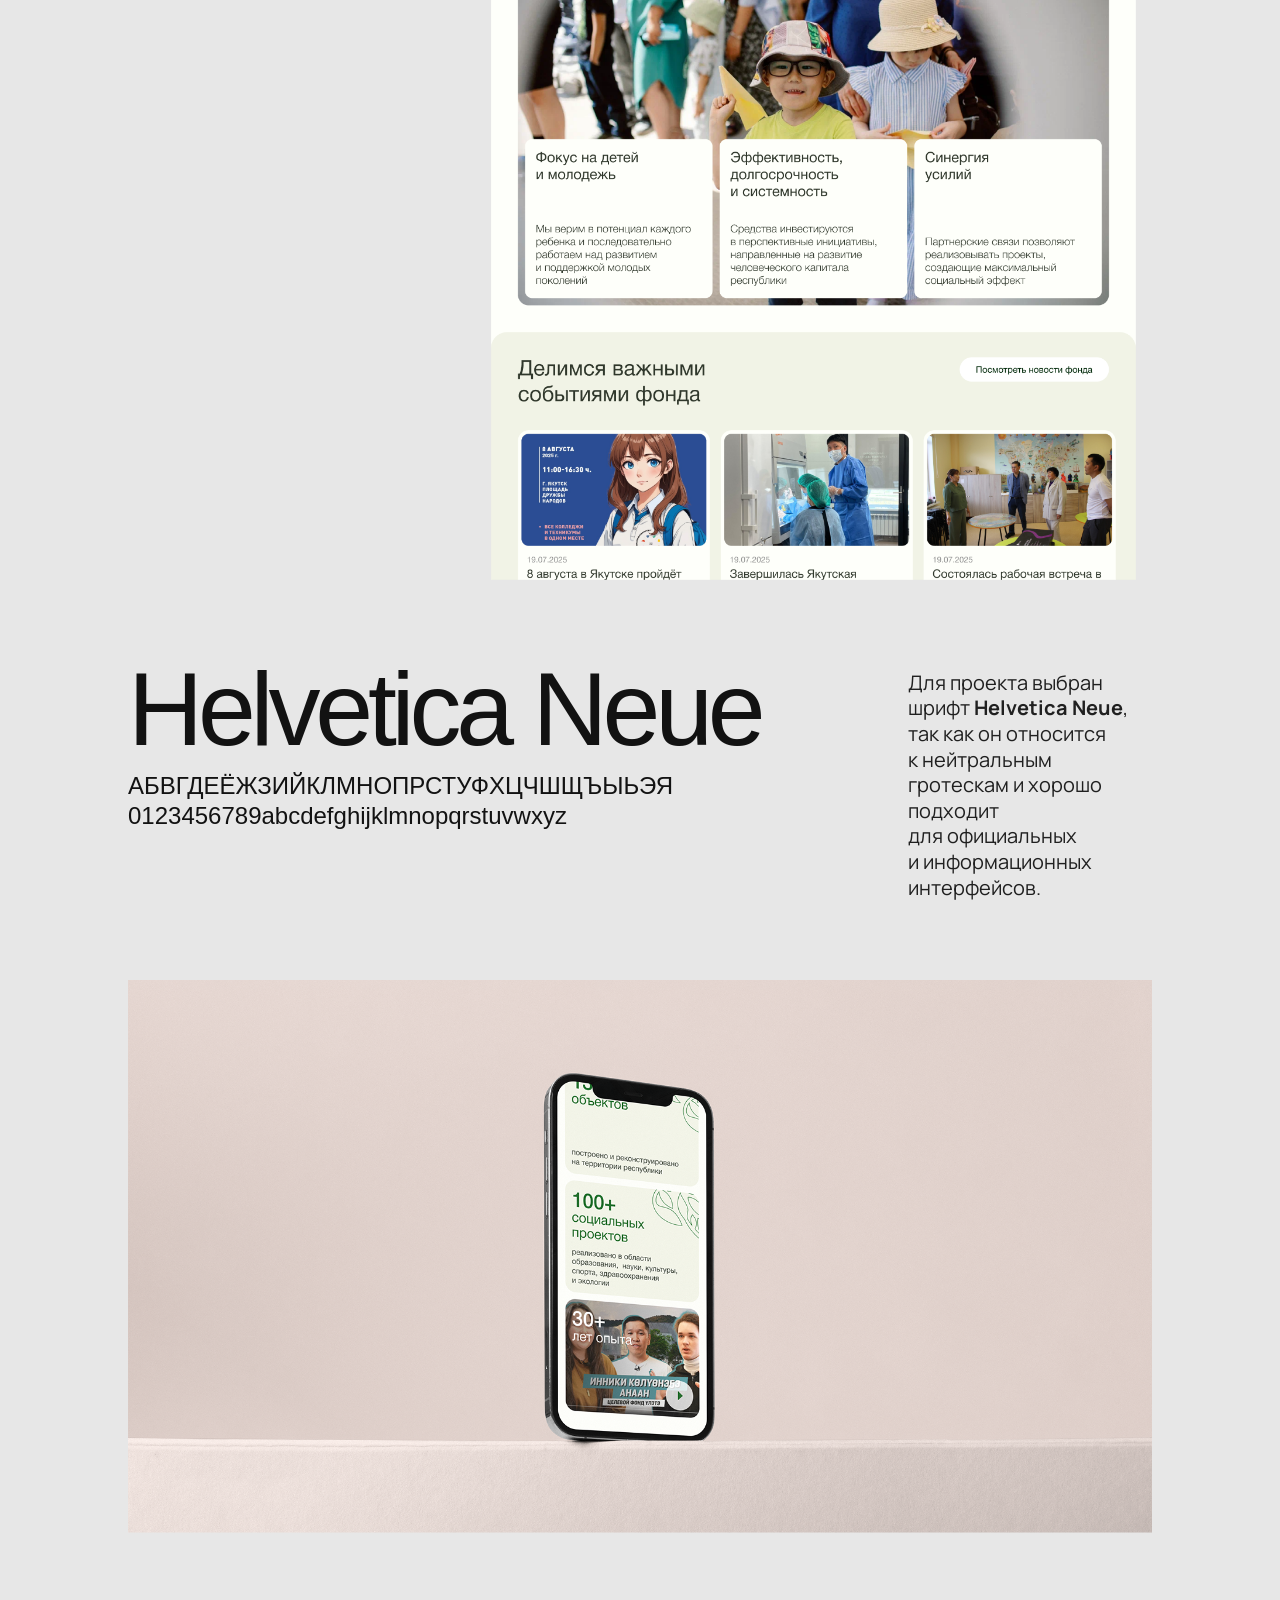
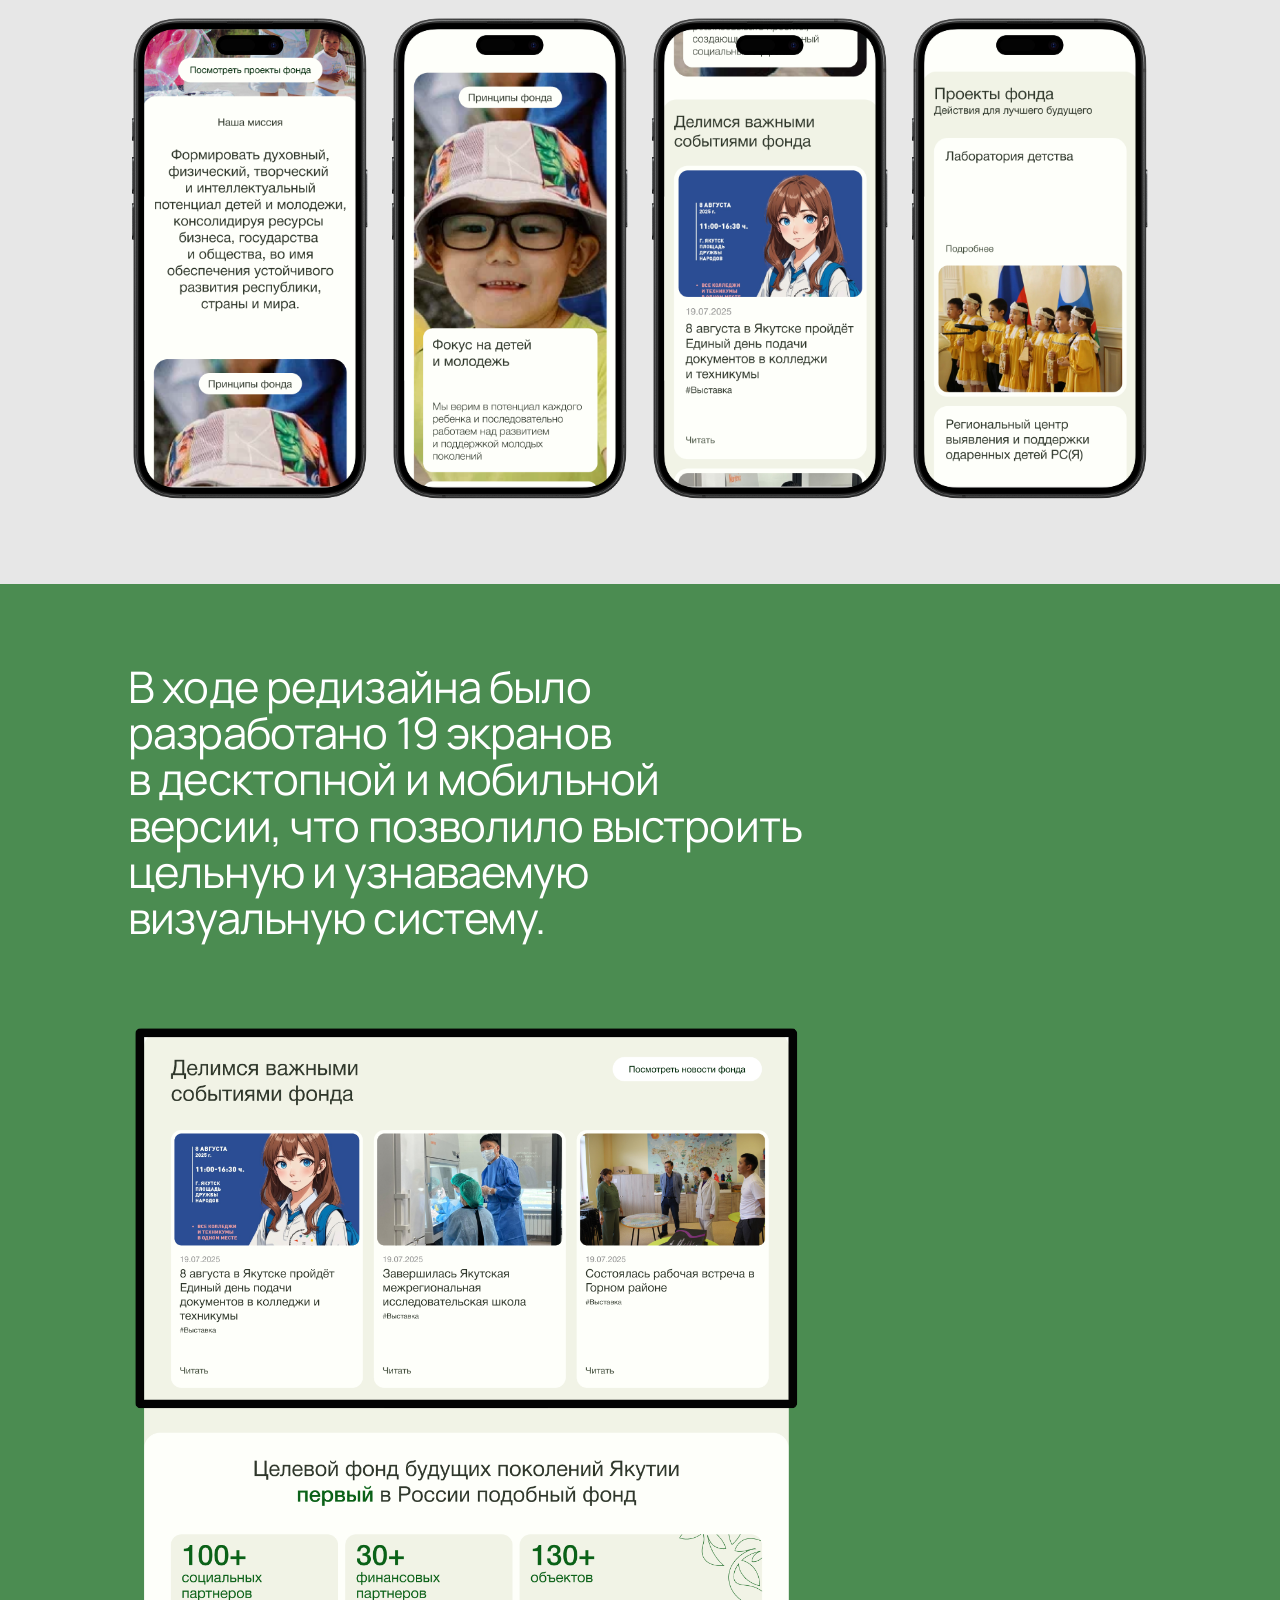
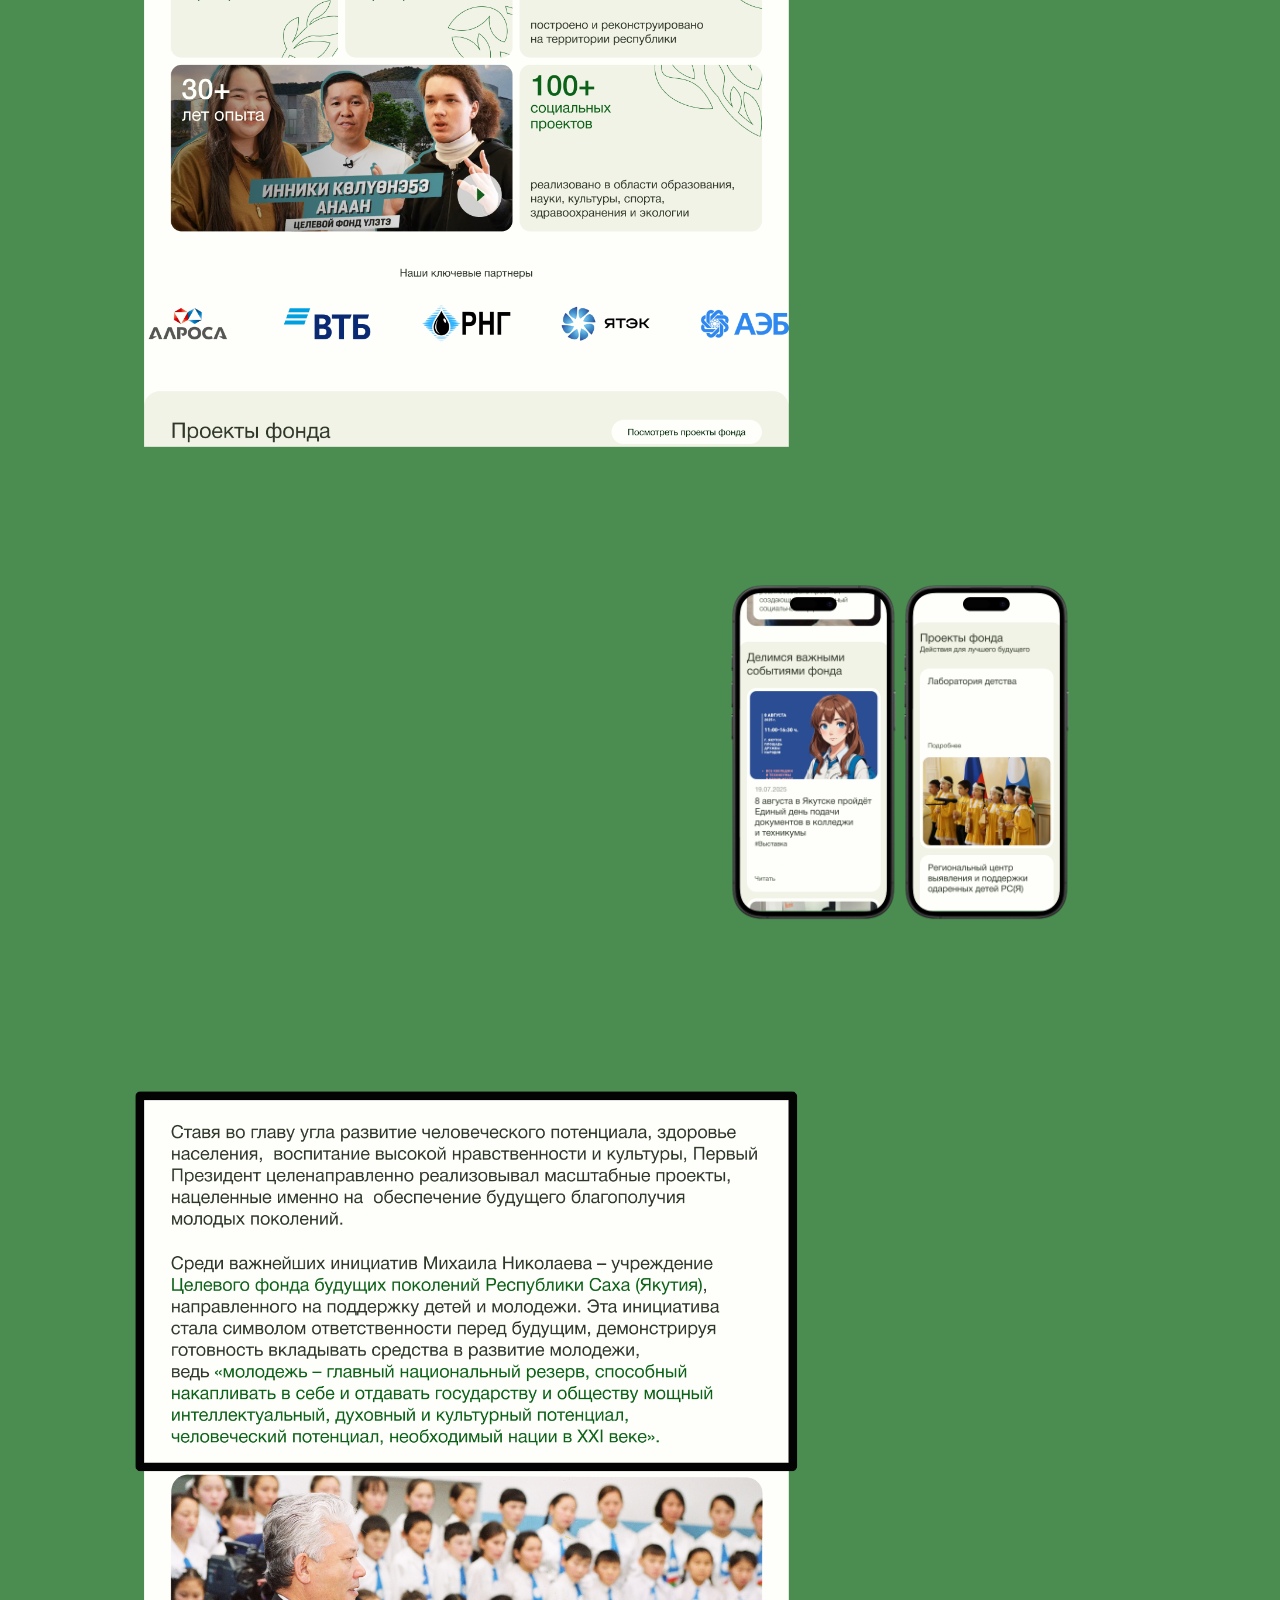
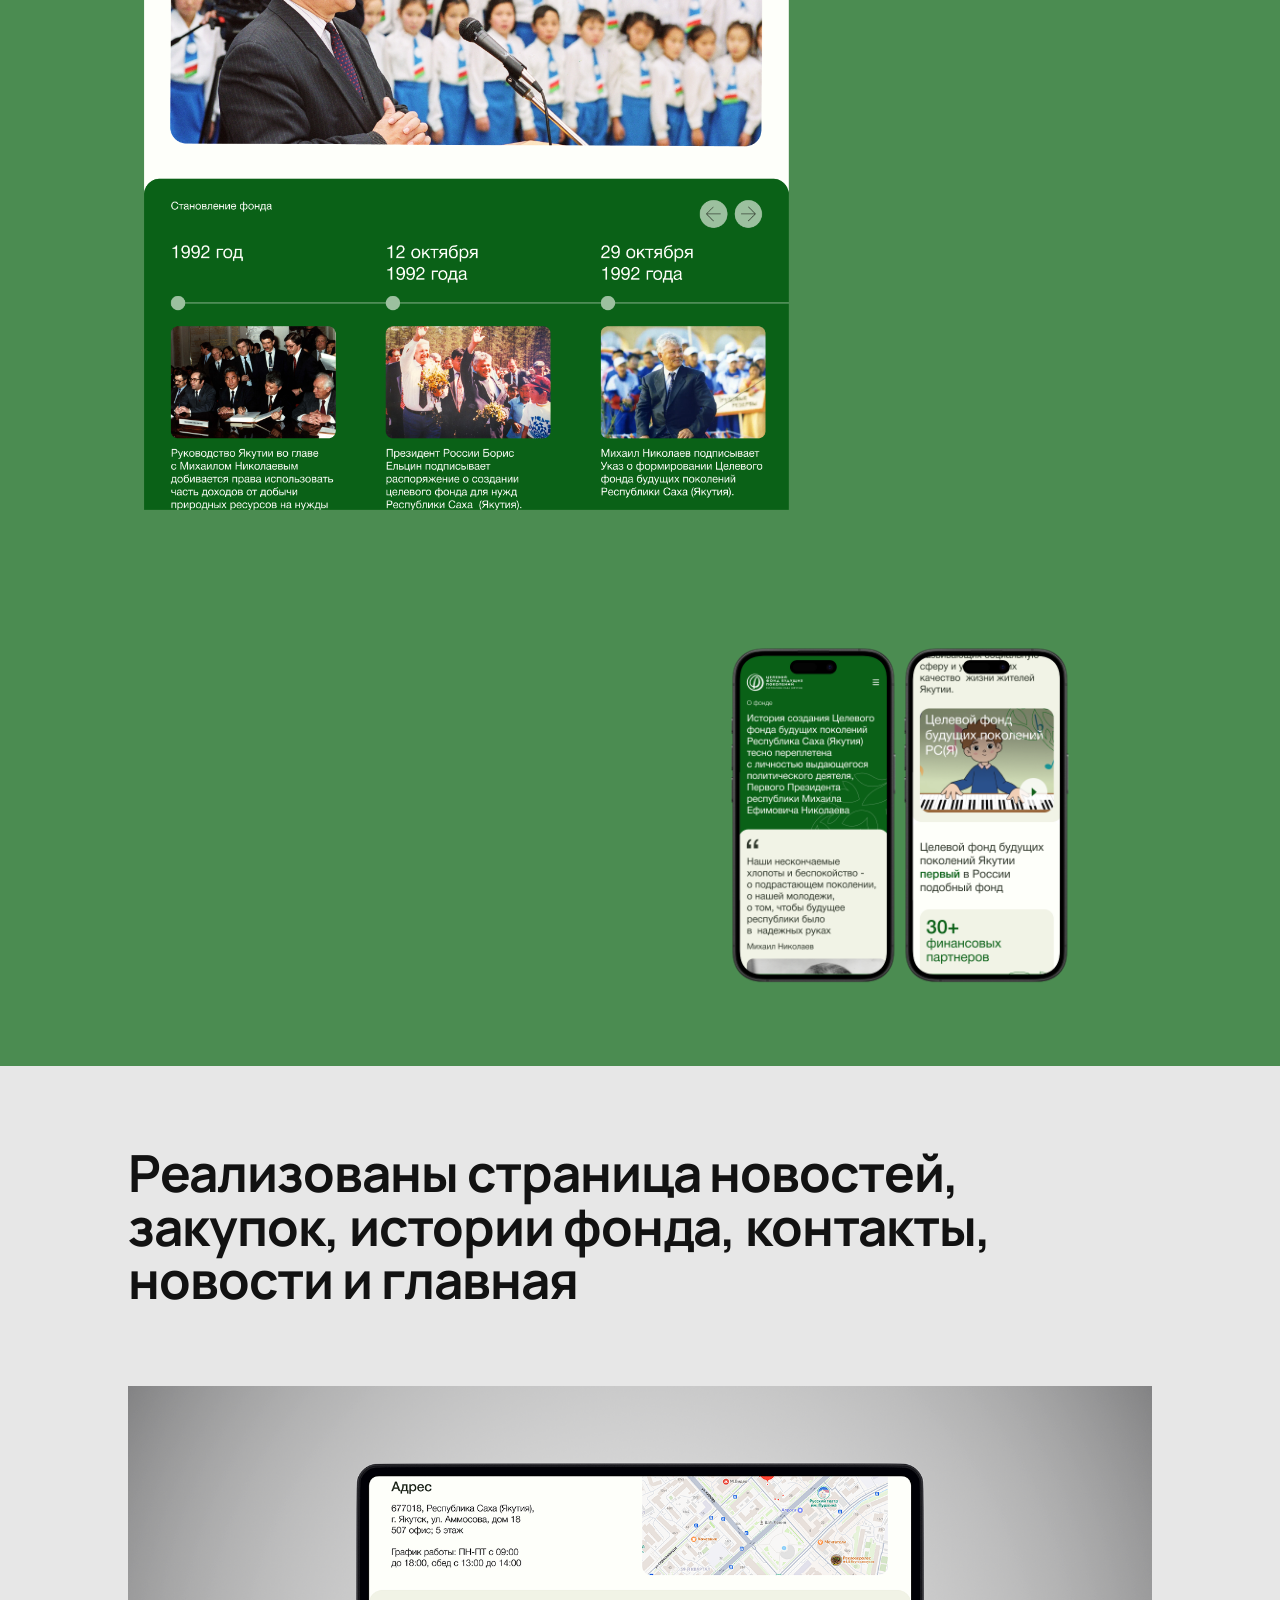
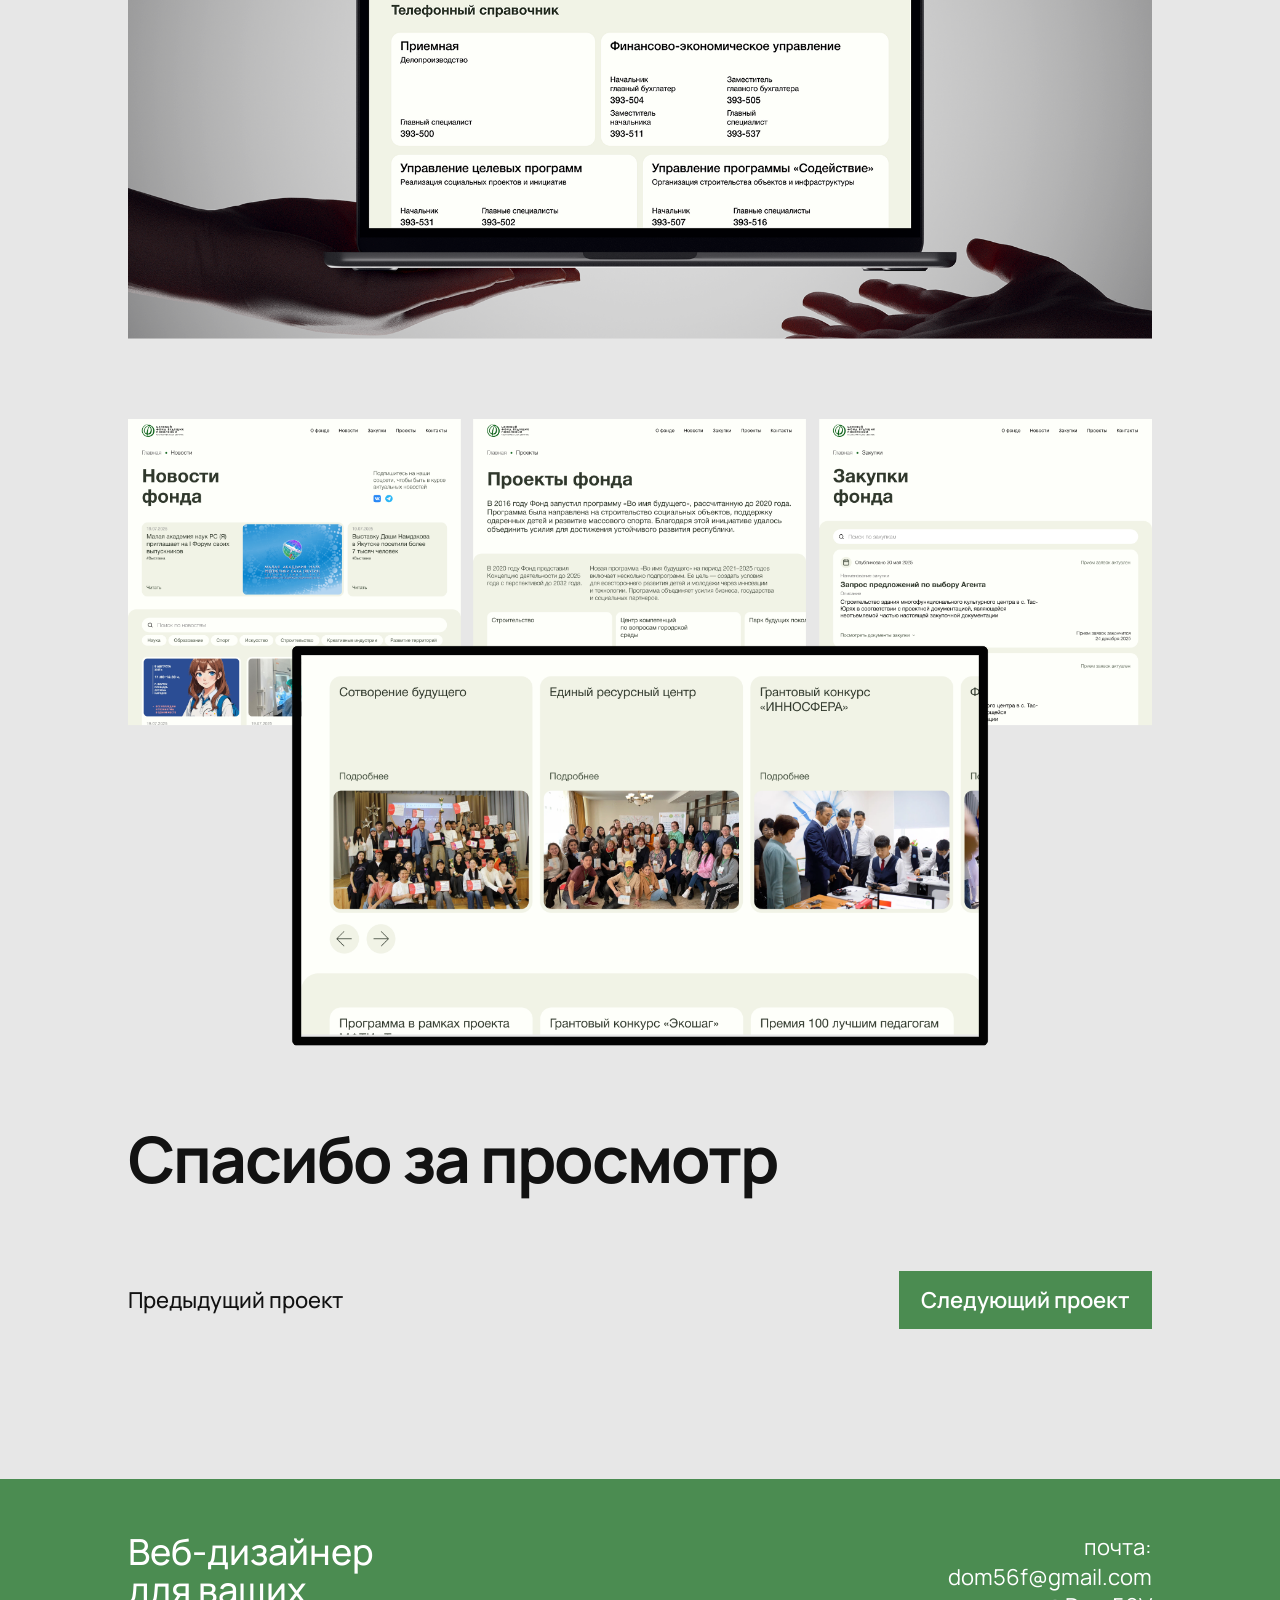
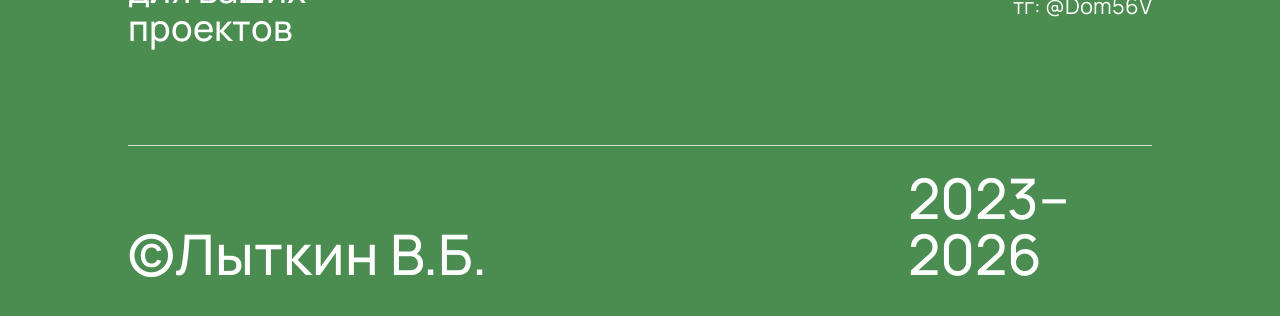
<file: projects/studio.html>
<!doctype html>
<html lang="ru">
<head>
  <meta charset="UTF-8">
  <meta name="viewport" content="width=device-width, initial-scale=1.0">
  <title>Проект | Редизайн сайта фонда</title>
  <link rel="preconnect" href="https://fonts.googleapis.com">
  <link rel="preconnect" href="https://fonts.gstatic.com" crossorigin>
  <link href="https://fonts.googleapis.com/css2?family=Manrope:wght@400;600;700;800&display=swap" rel="stylesheet">
  <link rel="stylesheet" href="../styles.css">
</head>
<body class="project-theme-fund">
  <header class="site-header container">
    <a class="header-email" href="mailto:dom56f@gmail.com">dom56f@gmail.com</a>
    <nav class="header-nav" aria-label="Основная навигация">
      <a href="../index.html#home">Главная</a>
      <a href="../index.html#projects">Проекты</a>
    </nav>
    <a class="header-cta" href="../index.html#feedback">Обсудить проект</a>
  </header>

  <main class="container project-first">
    <div class="project-first-head">
      <h1 class="project-first-title">Редизайн сайта Целевого фонда<br>будущих поколений РС(Я)</h1>
      <p class="project-first-year">2025</p>
    </div>
    <div class="project-first-cover">
      <img src="../media/home/main/%D0%9F%D1%80%D0%BE%D0%B5%D0%BA%D1%82%20%D0%BF%D0%B5%D1%80%D0%B2%D1%8B%D0%B9%20%D1%8D%D0%BA%D1%80%D0%B0%D0%BD.png" alt="Превью редизайна сайта фонда">
    </div>

    <section class="project-second">
      <div class="project-second-top">
        <p>
          В&nbsp;рамках проекта выполнен редизайн официального сайта <strong>Целевого фонда будущих поколений РС(Я)</strong>
          с&nbsp;разработкой десктопной и&nbsp;мобильной версии. Основная задача — обновить визуальную систему
          и&nbsp;повысить удобство восприятия информации, сохранив официальный характер доверительной
          коммуникации.
        </p>
        <img src="../media/home/services/logos/figma.svg" alt="Figma">
      </div>

      <div class="project-second-shot">
        <img src="../media/projects/yakutia-foundation-site/2.png" alt="Экран проекта целевого фонда">
      </div>
    </section>

    <section class="project-type">
      <div class="project-type-sample">
        <h2>Helvetica Neue</h2>
        <p class="project-type-cyrillic">АБВГДЕЁЖЗИЙКЛМНОПРСТУФХЦЧШЩЪЫЬЭЯ</p>
        <p class="project-type-latin">0123456789abcdefghijklmnopqrstuvwxyz</p>
      </div>
      <p class="project-type-note">
        Для&nbsp;проекта выбран шрифт <strong>Helvetica Neue</strong>, так как он относится
        к&nbsp;нейтральным гротескам и&nbsp;хорошо подходит для&nbsp;официальных и&nbsp;информационных интерфейсов.
      </p>
    </section>

    <section class="project-shot-wide">
      <img src="../media/projects/yakutia-foundation-site/3.png" alt="Типографика проекта целевого фонда">
    </section>

    <section class="project-shot-row">
      <img src="../media/projects/yakutia-foundation-site/4.png" alt="Экран проекта 4">
      <img src="../media/projects/yakutia-foundation-site/5.png" alt="Экран проекта 5">
      <img src="../media/projects/yakutia-foundation-site/6.png" alt="Экран проекта 6">
      <img src="../media/projects/yakutia-foundation-site/7.png" alt="Экран проекта 7">
    </section>

    <section class="project-third">
      <p class="project-third-text">
        В&nbsp;ходе редизайна было разработано 19 экранов в&nbsp;десктопной и&nbsp;мобильной версии,
        что позволило выстроить цельную и&nbsp;узнаваемую визуальную систему.
      </p>
      <div class="project-third-frame">
        <img src="../media/projects/yakutia-foundation-site/8.png" alt="Дополнительный экран проекта">
      </div>
      <div class="project-third-phones">
        <img src="../media/projects/yakutia-foundation-site/6.png" alt="Мобильный экран проекта 6">
        <img src="../media/projects/yakutia-foundation-site/7.png" alt="Мобильный экран проекта 7">
      </div>
      <div class="project-third-frame">
        <img src="../media/projects/yakutia-foundation-site/11.png" alt="Дополнительный экран проекта 11">
      </div>
      <div class="project-third-phones">
        <img src="../media/projects/yakutia-foundation-site/12.png" alt="Мобильный экран проекта 12">
        <img src="../media/projects/yakutia-foundation-site/13.png" alt="Мобильный экран проекта 13">
      </div>
    </section>

    <section class="project-summary-title">
      <h2>Реализованы страница новостей, закупок, истории фонда, контакты, новости и&nbsp;главная</h2>
    </section>

    <section class="project-summary-stack">
      <img src="../media/projects/yakutia-foundation-site/14.png" alt="Экран проекта 14">
      <img src="../media/projects/yakutia-foundation-site/15.png" alt="Экран проекта 15">
    </section>

    <section class="project-thanks">
      <h2>Спасибо за&nbsp;просмотр</h2>
    </section>

    <section class="project-end-actions">
      <a class="project-end-link" href="../projects/fifth.html">Предыдущий проект</a>
      <a class="project-end-button" href="../projects/dashboard.html">Следующий проект</a>
    </section>

  </main>

  <footer class="site-footer" aria-label="Футер">
    <div class="container footer-inner">
      <div class="footer-top">
        <p class="footer-title">Веб-дизайнер<br>для&nbsp;ваших проектов</p>
        <div class="footer-contacts">
          <p>почта: <a href="mailto:dom56f@gmail.com">dom56f@gmail.com</a></p>
          <p>тг: <a href="https://t.me/Dom56V" target="_blank" rel="noopener noreferrer">@Dom56V</a></p>
        </div>
      </div>

      <div class="footer-bottom">
        <p>©Лыткин В.Б.</p>
        <p>2023–2026</p>
      </div>
    </div>
  </footer>
  <script src="../script.js"></script>
</body>
</html>
</file>
<file: styles.css>
:root {
  --bg: #e7e7e7;
  --text: #121212;
  --muted: #3d3d3d;
  --card: rgba(255, 255, 255, 0.78);
  --line: rgba(18, 18, 18, 0.16);
  --accent: #f66b3d;
  --accent-2: #181818;
  --footer-bg: #ff6432;
}

* {
  box-sizing: border-box;
}

body {
  margin: 0;
  min-height: 100vh;
  background: var(--bg);
  color: var(--text);
  font-family: Manrope, sans-serif;
  overflow-x: hidden;
}

.container {
  width: calc(100% - 256px);
  margin: 0 auto;
}

.site-header {
  --grid-gap: 16px;
  height: 90px;
  display: grid;
  grid-template-columns: repeat(12, minmax(0, 1fr));
  column-gap: var(--grid-gap);
  align-items: center;
  position: sticky;
  top: 0;
  z-index: 1000;
  background: transparent;
  transition: transform 0.28s ease;
  will-change: transform;
}

.site-header::before {
  content: "";
  position: absolute;
  top: 0;
  bottom: 0;
  left: 50%;
  width: 100vw;
  transform: translateX(-50%);
  background: var(--bg);
  z-index: -1;
}

.site-header.header-hidden {
  transform: translateY(-100%);
}

.header-email {
  grid-column: 1 / 4;
  justify-self: start;
  color: var(--text);
  text-decoration: none;
  font-size: 22px;
}

.header-nav {
  grid-column: 6 / 8;
  display: flex;
  justify-content: center;
  gap: 24px;
}

.header-nav a {
  color: var(--text);
  text-decoration: none;
  font-size: 22px;
}

.header-cta {
  grid-column: 10 / 13;
  justify-self: end;
  text-decoration: none;
  color: #fff;
  background: var(--accent);
  padding: 11px 18px;
  border-radius: 2px;
  font-weight: 600;
  font-size: 22px;
}

.header-email:hover,
.header-nav a:hover {
  text-decoration: underline;
  text-underline-offset: 6px;
}

.header-cta:hover {
  filter: brightness(0.9);
}

.first-screen {
  --grid-gap: 16px;
  display: grid;
  grid-template-columns: repeat(12, minmax(0, 1fr));
  column-gap: var(--grid-gap);
  row-gap: 26px;
  align-items: start;
  padding: 20px 0 80px;
}

.hero-intro {
  display: contents;
}

.avatar-pair {
  grid-column: 6 / 8;
  justify-self: center;
  display: grid;
  grid-template-columns: 64px 64px;
  margin-top: 80px;
  align-items: center;
  justify-content: center;
}

.avatar-circle {
  width: 100px;
  height: 100px;
  border-radius: 50%;
  object-fit: cover;
  border: none;
}

.avatar-left {
  z-index: 1;
}

.avatar-right {
  margin-left: 8px;
  background: #111;
}

h1,
h2 {
  font-family: Manrope, sans-serif;
  margin-top: 0;
}

.headline {
  grid-column: 1 / -1;
  margin: 0px 0 0;
  text-align: center;
  line-height: 0.98;
  letter-spacing: -0.03em;
  font-size: 128px;
  white-space: nowrap;
}

.contact-lines {
  grid-column: 5 / 9;
  margin: 26px 0 26px;
  text-align: center;
}

.contact-lines p {
  margin: 0;
  color: var(--muted);
  font-size: 22px;
  line-height: 1.5;
}

.contact-lines a {
  color: inherit;
}

.featured-project {
  grid-column: 1 / -1;
  position: relative;
  width: 100%;
  margin: 24px 0 60px;
  border: 1px solid var(--line);
  overflow: hidden;
  display: block;
  text-decoration: none;
}

.featured-project img {
  width: 100%;
  max-height: 680px;
  display: block;
  object-fit: cover;
}

.featured-project-btn {
  position: absolute;
  top: 50%;
  left: 50%;
  transform: translate(-50%, -50%);
  background: #fff;
  color: #202020;
  padding: 14px 24px;
  border-radius: 3px;
  font-weight: 600;
}

.services-screen {
  grid-column: 1 / -1;
  width: 100%;
  margin: 100px 0;
}

.services-head {
  display: grid;
  grid-template-columns: repeat(12, minmax(0, 1fr));
  gap: 16px;
  align-items: start;
  margin-bottom: 148px;
}

.services-head h2 {
  grid-column: 1 / 7;
  margin: 0;
  font-size: clamp(2rem, 4.1vw, 3.4rem);
  line-height: 1.03;
  letter-spacing: -0.02em;
}

.services-head p {
  grid-column: 9 / span 4;
  margin: 10px 0 0;
  font-size: 22px;
  line-height: 1.32;
}

.services-row {
  display: grid;
  grid-template-columns: repeat(12, minmax(0, 1fr));
  gap: 16px;
  align-items: end;
  margin-bottom: 148px;
}

.services-icon-wrap {
  grid-column: 1 / 2;
  width: 100px;
  height: 100px;
  border-radius: 50%;
  display: grid;
  place-items: center;
  align-self: end;
}

.services-icon-wrap img {
  width: 100%;
  height: 100%;
  object-fit: contain;
}

.icon-white {
  background: rgba(255, 255, 255, 0.6);
}

.icon-accent {
  background: var(--accent);
}

.icon-dark {
  background: #101116;
}

.services-tile {
  height: 180px;
  padding: 16px;
  background: rgba(255, 255, 255, 0.44);
  border: 2px solid rgba(246, 107, 61, 0.55);
  position: relative;
}

.services-row .services-tile:nth-of-type(1) {
  grid-column: 3 / 6;
}

.services-row .services-tile:nth-of-type(2) {
  grid-column: 6 / 9;
}

.services-row .services-tile:nth-of-type(3) {
  grid-column: 9 / 13;
}

.services-tile h3 {
  margin: 0;
  font-size: 1.9rem;
  font-weight: 500;
  line-height: 1.2;
}

.tile-logo {
  position: absolute;
  right: 24px;
  bottom: 24px;
  width: auto;
  height: 55px;
  opacity: 0.7;
  object-fit: contain;
}

.row-with-note.icon-set-edu .services-tile:nth-of-type(1) .tile-logo,
.row-with-note.icon-set-edu .services-tile:nth-of-type(3) .tile-logo {
  width: 76px;
  height: 76px;
}

.row-with-note.icon-set-edu .services-tile:nth-of-type(3) .tile-logo {
  width: auto;
  height: 76px;
}

.services-row:not(.row-with-note) .tile-logo {
  display: none;
}

.row-note {
  margin: 0;
  font-size: 22px;
  line-height: 1.35;
}

.row-with-note {
  grid-template-columns: repeat(12, minmax(0, 1fr));
  grid-template-rows: auto auto;
  row-gap: 148px;
  align-items: start;
  margin-top: 0;
  margin-bottom: 148px;
}

.row-with-note .services-icon-wrap {
  grid-column: 1;
  grid-row: 2;
  align-self: end;
}

.row-with-note .services-tile:nth-of-type(1) {
  grid-column: 3 / 6;
  grid-row: 2;
}

.row-with-note .services-tile:nth-of-type(2) {
  grid-column: 6 / 9;
  grid-row: 2;
}

.row-with-note .services-tile:nth-of-type(3) {
  grid-column: 9 / 13;
  grid-row: 2;
}

.row-with-note .row-note {
  grid-column: 9 / span 4;
  grid-row: 1;
  align-self: start;
}

.services-screen .services-row:last-child {
  margin-bottom: 0;
}

.projects-showcase {
  grid-column: 1 / -1;
  width: 100%;
  padding: 100px 0 70px;
  position: relative;
  z-index: 0;
}

.projects-showcase::before {
  content: "";
  position: absolute;
  top: 0;
  bottom: 0;
  left: 50%;
  width: 100vw;
  transform: translateX(-50%);
  background: #fff;
  z-index: -1;
}

.projects-title {
  margin: 0 0 48px;
  font-size: clamp(2rem, 3.4vw, 3rem);
}

.projects-grid {
  display: grid;
  grid-template-columns: repeat(12, minmax(0, 1fr));
  gap: 10px;
}

.projects-grid .project-card:nth-child(1),
.projects-grid .project-card:nth-child(3) {
  grid-column: 1 / 7;
}

.projects-grid .project-card:nth-child(2),
.projects-grid .project-card:nth-child(4) {
  grid-column: 7 / 13;
}

.projects-grid .project-card:nth-child(5) {
  grid-column: 1 / 13;
}

.project-card {
  min-height: 410px;
  position: relative;
  overflow: hidden;
  color: #fff;
  text-decoration: none;
  padding: 18px 16px;
  cursor: pointer;
  font-weight: 600;
}

.project-name {
  margin: 0;
  font-size: clamp(1.6rem, 2.6vw, 2.8rem);
  line-height: 1.1;
  position: relative;
  z-index: 2;
}

.project-year {
  position: absolute;
  left: 16px;
  bottom: 16px;
  font-size: 1.1rem;
  z-index: 2;
}

.project-hover-image {
  position: absolute;
  inset: 0;
  width: 100%;
  height: 100%;
  object-fit: cover;
  opacity: 0;
  transform: scale(1.03);
  transition: opacity 0.28s ease, transform 0.28s ease;
}

.project-card::after {
  content: "";
  position: absolute;
  inset: 0;
  background: rgba(0, 0, 0, 0);
  transition: background 0.28s ease;
  z-index: 1;
}

.project-card:hover .project-hover-image {
  opacity: 1;
  transform: scale(1);
}

.project-card:hover::after {
  background: rgba(0, 0, 0, 0.28);
}

.project-green {
  background: #4b8c51;
}

.project-violet {
  background: #9b72e6;
}

.project-blue {
  background: #557ee6;
}

.project-gray {
  background: #FF8D37;
}

.project-dark {
  background: #77A74C;
}

.feedback-section {
  grid-column: 1 / -1;
  width: 100%;
  padding: 100px 0 120px;
}

.feedback-head {
  display: grid;
  grid-template-columns: repeat(12, minmax(0, 1fr));
  gap: 16px;
  align-items: start;
  margin-bottom: 52px;
}

.feedback-head h2 {
  grid-column: 1 / 8;
  margin: 0;
  font-size: clamp(2rem, 4vw, 4.1rem);
  line-height: 1.04;
  letter-spacing: -0.02em;
  white-space: nowrap;
}

.feedback-float {
  grid-column: 12 / 13;
  justify-self: end;
  width: 100px;
  height: 100px;
  border-radius: 50%;
  background: #101116;
  color: #fff;
  text-decoration: none;
  display: grid;
  place-items: center;
  font-size: 1.7rem;
}

.feedback-float img {
  width: 100%;
  height: 100%;
  object-fit: contain;
}

.feedback-form {
  display: grid;
  grid-template-columns: repeat(12, minmax(0, 1fr));
  gap: 48px 16px;
}

.feedback-form h3 {
  grid-column: 1 / 7;
  margin: 0;
  font-size: 2rem;
  font-weight: 600;
}

.feedback-task,
.feedback-contacts {
  grid-column: 1 / -1;
  display: grid;
  grid-template-columns: repeat(12, minmax(0, 1fr));
  gap: 64px 16px;
}

.feedback-task .feedback-field {
  grid-column: 1 / 7;
}

.feedback-task .feedback-field-full {
  grid-column: 1 / 7;
}

.feedback-contacts .feedback-field:nth-child(1),
.feedback-contacts .feedback-field:nth-child(3) {
  grid-column: 1 / 7;
}

.feedback-contacts .feedback-field:nth-child(2),
.feedback-contacts .feedback-field:nth-child(4) {
  grid-column: 7 / 13;
}

.feedback-field {
  display: grid;
  gap: 2px;
}

.feedback-field span {
  font-size: 22px;
  color: #6d6d6d;
  line-height: 1.1;
  transition: opacity 0.18s ease;
}

.feedback-field.has-value span {
  opacity: 0;
}

.feedback-field input,
.feedback-field textarea,
.feedback-field select {
  width: 100%;
  height: 48px;
  border: 0;
  border-bottom: 1px solid rgba(18, 18, 18, 0.25);
  background: transparent;
  padding: 0 0 6px;
  font: inherit;
  font-size: 22px;
  color: #121212;
  resize: none;
  outline: none;
}

.feedback-field textarea {
  min-height: 48px;
  overflow: hidden;
}

.feedback-field input:focus,
.feedback-field textarea:focus,
.feedback-field select:focus {
  border-bottom-color: #121212;
}

.feedback-submit {
  grid-column: 1 / 3;
  margin-top: 18px;
  border: 0;
  background: var(--accent);
  color: #fff;
  font: inherit;
  font-size: 22px;
  font-weight: 600;
  padding: 16px 20px;
  cursor: pointer;
}

.feedback-success {
  max-width: 540px;
  padding: 28px 0 8px;
}

.feedback-success p {
  margin: 0;
  font-size: clamp(2rem, 3vw, 3rem);
  line-height: 1.05;
  font-weight: 600;
}

.site-footer {
  background: var(--footer-bg);
  color: #fff;
}

body.project-theme-fund {
  --footer-bg: #4b8c51;
  --accent: #4b8c51;
}

body.project-theme-getpatent {
  --footer-bg: #5483f8;
  --accent: #5483f8;
}

body.project-theme-mpit {
  --footer-bg: #b37ef9;
  --accent: #b37ef9;
}

body.project-theme-next {
  --footer-bg: #FF8D37;
  --accent: #FF8D37;
}

body.project-theme-fifth {
  --footer-bg: #77A74C;
  --accent: #77A74C;
}

.footer-inner {
  padding: 54px 0 34px;
}

.footer-top {
  display: grid;
  grid-template-columns: repeat(12, minmax(0, 1fr));
  gap: 16px;
  align-items: start;
  min-height: 160px;
}

.footer-title {
  grid-column: 1 / 5;
  margin: 0;
  font-size: 36px;
  line-height: 1.06;
  font-weight: 500;
}

.footer-contacts {
  grid-column: 10 / 13;
  justify-self: end;
  text-align: right;
}

.footer-contacts p {
  margin: 0;
  font-size: 22px;
  line-height: 1.35;
}

.footer-contacts a {
  color: inherit;
  text-decoration: none;
}

.footer-bottom {
  margin-top: 52px;
  padding-top: 24px;
  border-top: 1px solid rgba(255, 255, 255, 0.75);
  display: grid;
  grid-template-columns: repeat(12, minmax(0, 1fr));
  gap: 16px;
  align-items: end;
}

.footer-bottom p {
  margin: 0;
  font-size: 56px;
  line-height: 1;
  font-weight: 500;
}

.footer-bottom p:first-child {
  grid-column: 1 / 6;
}

.footer-bottom p:last-child {
  grid-column: 10 / 13;
  justify-self: end;
}

.project-page {
  padding: 50px 0 70px;
}

.back-link {
  display: inline-block;
  text-decoration: none;
  color: var(--accent-2);
  font-weight: 700;
  margin-bottom: 24px;
}

.project-cover {
  border: 1px solid var(--line);
  border-radius: 18px;
  background: var(--card);
  overflow: hidden;
}

.project-head {
  padding: 22px;
}

.project-head p {
  margin: 0;
  color: var(--muted);
}

.project-image {
  height: 320px;
  width: 100%;
  object-fit: cover;
  display: block;
}

.project-first {
  padding: 56px 0 70px;
}

.project-first-head {
  display: grid;
  grid-template-columns: repeat(12, minmax(0, 1fr));
  gap: 16px;
  align-items: start;
}

.project-first-title {
  grid-column: 1 / 10;
  margin: 0 0 80px;
  font-size: clamp(2rem, 4.2vw, 4.1rem);
  line-height: 1.08;
  letter-spacing: -0.01em;
}

.project-first-year {
  grid-column: 12 / 13;
  justify-self: end;
  margin: 10px 0 0;
  font-size: 22px;
  font-weight: 500;
  line-height: 1.2;
}

.project-first-cover {
  background: #a9a9ab;
}

.project-first-cover img {
  display: block;
  width: 100%;
  height: auto;
}


.project-second {
  display: grid;
  grid-template-columns: repeat(12, minmax(0, 1fr));
  gap: 16px;
  margin-top: 80px;
  margin-bottom: 80px;
}

.project-second-top {
  grid-column: 1 / -1;
  display: grid;
  grid-template-columns: repeat(12, minmax(0, 1fr));
  gap: 16px;
  align-items: start;
  margin-bottom: 80px;
}

.project-second-top p {
  grid-column: 1 / 8;
  margin: 0;
  color: #2f2f2f;
  font-size: 20px;
  line-height: 1.35;
  font-weight: 500;
}

.project-second-top img {
  grid-column: 12 / 13;
  justify-self: end;
  width: 46px;
  height: 66px;
  object-fit: contain;
  opacity: 0.45;
}

.project-tools {
  grid-column: 11 / 13;
  justify-self: end;
  display: flex;
  align-items: center;
  gap: 16px;
}

.project-tools img {
  width: 46px;
  height: 66px;
  object-fit: contain;
  opacity: 0.45;
}

.project-tools-blender {
  width: 62px !important;
  height: 82px !important;
}


.project-second-shot {
  grid-column: 5 / 13;
}

.project-second-shot img {
  display: block;
  width: 100%;
  height: auto;
}

.project-second-phones {
  grid-column: 7 / 13;
  display: grid;
  grid-template-columns: repeat(6, minmax(0, 1fr));
  gap: 16px;
  margin-top: 80px;
  align-items: start;
}

.project-second-phones img {
  display: block;
  width: 100%;
  height: auto;
  transform: scale(1.08);
  transform-origin: bottom center;
}

.project-second-phones img:nth-child(1) {
  grid-column: 2 / 4;
  margin-right: 32px;
}

.project-second-phones img:nth-child(2) {
  grid-column: 4 / 6;
  margin-left: 32px;
}

.project-type {
  display: grid;
  grid-template-columns: repeat(12, minmax(0, 1fr));
  gap: 16px;
  align-items: start;
  margin-bottom: 80px;
}

.project-type-sample {
  grid-column: 1 / 9;
}

.project-type-sample h2 {
  margin: 0 0 12px;
  font-family: "Helvetica Neue", Arial, sans-serif;
  font-size: clamp(4.5rem, 8.5vw, 6.5rem);
  line-height: 0.95;
  font-weight: 500;
  letter-spacing: -0.05em;
}

.project-type-cyrillic,
.project-type-latin {
  margin: 0;
  font-family: "Helvetica Neue", Arial, sans-serif;
  font-size: 24px;
  line-height: 1.25;
  color: #121212;
}

.project-type-note {
  grid-column: 10 / 13;
  margin: 10px 0 0;
  font-size: 20px;
  line-height: 1.28;
  color: #202020;
}

.project-shot-wide {
  margin-bottom: 80px;
}

.project-shot-wide img {
  display: block;
  width: 100%;
  height: auto;
}

.project-shot-row {
  display: grid;
  grid-template-columns: repeat(4, minmax(0, 1fr));
  gap: 16px;
  margin-bottom: 80px;
}

.project-shot-row img {
  display: block;
  width: 100%;
  height: auto;
}

body.project-theme-mpit .project-shot-row {
  grid-template-columns: repeat(12, minmax(0, 1fr));
}

body.project-theme-next .project-shot-row {
  grid-template-columns: repeat(12, minmax(0, 1fr));
}

body.project-theme-mpit .project-shot-row-left {
  grid-column: 1 / 9 !important;
  grid-row: 2;
}

body.project-theme-next .project-shot-row-left {
  grid-column: 1 / 9 !important;
  grid-row: 2;
}

body.project-theme-mpit .project-shot-row-right {
  grid-column: 5 / 13 !important;
  grid-row: 1;
  margin-bottom: 40px;
}

body.project-theme-next .project-shot-row-right {
  grid-column: 5 / 13 !important;
  grid-row: 1;
  margin-bottom: 40px;
}

.project-shot-right {
  display: grid;
  grid-template-columns: repeat(12, minmax(0, 1fr));
  gap: 16px;
  margin-bottom: 80px;
}

.project-shot-right img {
  grid-column: 5 / 13;
  display: block;
  width: 100%;
  height: auto;
}

.project-third {
  position: relative;
  left: 50%;
  width: 100vw;
  transform: translateX(-50%);
  display: grid;
  grid-template-columns: repeat(12, minmax(0, 1fr));
  gap: 80px 16px;
  margin-top: 80px;
  margin-bottom: 80px;
  background: #4b8c51;
  padding: 80px 128px;
}

body.project-theme-getpatent .project-third {
  background: #5483f8;
}

body.project-theme-mpit .project-third {
  background: #b37ef9;
}

body.project-theme-next .project-third {
  background: #FF8D37;
}

body.project-theme-fifth .project-third {
  background: #77A74C;
}

.project-third-text {
  grid-column: 1 / 9;
  margin: 0;
  color: #fff;
  font-size: clamp(2rem, 3.4vw, 3rem);
  line-height: 1.06;
  letter-spacing: -0.02em;
  max-width: none;
}

.project-third-frame {
  grid-column: 1 / 9;
}

body.project-theme-getpatent .project-third-frame {
  grid-column: 1 / -1;
}

body.project-theme-mpit .project-third-frame {
  grid-column: 1 / -1;
}

body.project-theme-next .project-third-frame {
  grid-column: 1 / -1;
}

body.project-theme-fifth .project-third-frame {
  grid-column: 1 / -1;
}

.project-third-row {
  grid-column: 1 / -1;
  display: grid;
  grid-template-columns: repeat(4, minmax(0, 1fr));
  gap: 16px;
}

.project-third-row img {
  display: block;
  width: 100%;
  height: auto;
}

.project-third-phones + .project-third-frame {
  margin-top: 80px;
}

.project-third-frame img {
  display: block;
  width: 100%;
  height: auto;
}

.project-third-phones {
  grid-column: 7 / 13;
  display: grid;
  grid-template-columns: repeat(6, minmax(0, 1fr));
  gap: 16px;
  margin-top: 80px;
  align-items: start;
}

.project-third-phones img {
  display: block;
  width: 100%;
  height: auto;
  transform: scale(1.08);
  transform-origin: bottom center;
}

.project-third-phones img:nth-child(1) {
  grid-column: 2 / 4;
}

.project-third-phones img:nth-child(2) {
  grid-column: 4 / 6;
}

.project-summary-title {
  margin: 0 0 80px;
}

.project-summary-title h2 {
  margin: 0;
  font-size: clamp(2rem, 4vw, 4rem);
  line-height: 1.04;
  letter-spacing: -0.02em;
  max-width: 1100px;
}

.project-summary-stack {
  display: grid;
  gap: 80px;
  margin: 0 0 80px;
}

.project-summary-stack img {
  display: block;
  width: 100%;
  height: auto;
}

.project-repeat {
  display: grid;
  grid-template-columns: repeat(12, minmax(0, 1fr));
  gap: 24px 16px;
  margin: 0 0 80px;
}

.project-repeat-frame {
  grid-column: 1 / 9;
}

.project-repeat-frame img {
  display: block;
  width: 100%;
  height: auto;
}

.project-repeat-phones {
  grid-column: 7 / 13;
  display: grid;
  grid-template-columns: repeat(6, minmax(0, 1fr));
  gap: 16px;
  margin-top: 16px;
  align-items: start;
}

.project-repeat-phones img {
  display: block;
  width: 100%;
  height: auto;
  transform: scale(1.08);
  transform-origin: bottom center;
}

.project-repeat-phones img:nth-child(1) {
  grid-column: 2 / 4;
}

.project-repeat-phones img:nth-child(2) {
  grid-column: 4 / 6;
}

.project-thanks {
  margin: 0 0 80px;
}

.project-thanks h2 {
  margin: 0;
  font-size: clamp(2.4rem, 5vw, 4.8rem);
  line-height: 1.02;
  letter-spacing: -0.03em;
}

.project-end-actions {
  display: flex;
  justify-content: space-between;
  align-items: center;
  gap: 16px;
  margin: 0 0 80px;
}

.project-end-link {
  color: #121212;
  text-decoration: none;
  font-size: 22px;
  font-weight: 500;
}

.project-end-button {
  text-decoration: none;
  background: var(--accent);
  color: #fff;
  padding: 14px 22px;
  font-size: 22px;
  font-weight: 600;
}

.project-end-link:hover {
  text-decoration: underline;
  text-underline-offset: 6px;
}

.project-end-button:hover {
  filter: brightness(0.9);
}

.project-final {
  margin: 0 0 90px;
  padding: 36px;
  border: 1px solid var(--line);
  background: #fff;
}

.project-final-label {
  margin: 0 0 12px;
  color: #6d6d6d;
  font-size: 16px;
  text-transform: uppercase;
  letter-spacing: 0.04em;
}

.project-final h2 {
  margin: 0 0 14px;
  font-size: clamp(2rem, 4vw, 3.4rem);
  line-height: 1.06;
}

.project-final-text {
  margin: 0 0 24px;
  color: #3d3d3d;
  font-size: 22px;
  line-height: 1.35;
  max-width: 920px;
}


.project-final-actions {
  display: flex;
  gap: 12px;
  flex-wrap: wrap;
}

.project-final-btn {
  text-decoration: none;
  padding: 12px 18px;
  font-size: 20px;
  font-weight: 600;
}

.project-final-btn-light {
  border: 1px solid rgba(18, 18, 18, 0.2);
  color: #121212;
  background: #fff;
}

.project-final-btn-accent {
  color: #fff;
  background: var(--accent);
}

.project-single {
  padding-top: 40px;
}

.project-hero {
  display: grid;
  grid-template-columns: repeat(12, minmax(0, 1fr));
  gap: 16px;
  align-items: center;
  margin-bottom: 52px;
}

.project-hero-text {
  grid-column: 1 / 6;
}

.project-tag {
  margin: 0 0 12px;
  font-size: 18px;
  color: #6f6f6f;
}

.project-hero-text h1 {
  margin: 0 0 16px;
  font-size: clamp(2rem, 4.6vw, 4.2rem);
  line-height: 1.02;
}

.project-hero-text p {
  margin: 0;
  font-size: 22px;
  line-height: 1.35;
  color: #444;
}

.project-hero-image {
  grid-column: 6 / 13;
  width: 100%;
  height: 520px;
  object-fit: cover;
  border: 1px solid var(--line);
}

.project-meta {
  display: grid;
  grid-template-columns: repeat(12, minmax(0, 1fr));
  gap: 16px;
  margin-bottom: 40px;
}

.project-meta article:nth-child(1) {
  grid-column: 1 / 5;
}

.project-meta article:nth-child(2) {
  grid-column: 5 / 9;
}

.project-meta article:nth-child(3) {
  grid-column: 9 / 13;
}

.project-meta h2 {
  margin: 0 0 10px;
  font-size: 30px;
}

.project-meta p {
  margin: 0;
  color: #444;
  line-height: 1.4;
  font-size: 20px;
}

.project-gallery {
  display: grid;
  grid-template-columns: repeat(12, minmax(0, 1fr));
  gap: 16px;
  margin-bottom: 30px;
}

.project-gallery img {
  width: 100%;
  height: 300px;
  object-fit: cover;
  border: 1px solid var(--line);
}

.project-gallery img:nth-child(1) {
  grid-column: 1 / 8;
}

.project-gallery img:nth-child(2) {
  grid-column: 8 / 10;
}

.project-gallery img:nth-child(3) {
  grid-column: 10 / 13;
}

@media (max-width: 900px) {
  .container {
    width: calc(100% - 32px);
  }

  .first-screen {
    grid-template-columns: 1fr;
    row-gap: 16px;
  }

  .avatar-pair,
  .headline,
  .contact-lines,
  .featured-project,
  .services-screen,
  .projects-showcase,
  .feedback-section {
    grid-column: auto;
  }

  .projects-grid {
    grid-template-columns: 1fr;
  }

  .site-header {
    grid-template-columns: 1fr;
    height: auto;
    padding: 20px 0 6px;
    justify-items: center;
    text-align: center;
  }

  .header-email,
  .header-cta,
  .header-nav {
    grid-column: auto;
    justify-self: center;
  }

  .header-nav {
    gap: 16px;
  }

  .headline {
    white-space: normal;
    font-size: clamp(2.4rem, 9vw, 5.2rem);
  }

  .contact-lines p {
    font-size: 1rem;
  }

  .featured-project-btn {
    padding: 10px 16px;
  }

  .featured-project {
    margin: 10px 0 60px;
  }

  .services-head {
    grid-template-columns: 1fr;
    margin-bottom: 18px;
  }

  .services-head h2,
  .services-head p {
    grid-column: auto;
  }

  .services-row {
    grid-template-columns: 1fr;
    padding-inline: 0;
    gap: 12px;
    margin-bottom: 20px;
  }

  .services-icon-wrap {
    width: 50px;
    height: 50px;
  }

  .services-tile {
    min-height: 90px;
  }

  .services-tile h3 {
    font-size: 1.2rem;
  }

  .row-note {
    grid-column: auto;
    font-size: 0.95rem;
    margin-top: 0;
  }

  .row-with-note .services-icon-wrap,
  .services-row .services-icon-wrap,
  .services-row .services-tile:nth-of-type(1),
  .services-row .services-tile:nth-of-type(2),
  .services-row .services-tile:nth-of-type(3),
  .row-with-note .services-tile:nth-of-type(1),
  .row-with-note .services-tile:nth-of-type(2),
  .row-with-note .services-tile:nth-of-type(3),
  .row-with-note .row-note {
    grid-column: auto;
    grid-row: auto;
  }

  .project-card {
    grid-column: auto !important;
    min-height: 300px;
  }

  .project-hero,
  .project-meta,
  .project-gallery {
    grid-template-columns: 1fr;
  }

  .project-hero-text,
  .project-hero-image,
  .project-meta article:nth-child(1),
  .project-meta article:nth-child(2),
  .project-meta article:nth-child(3),
  .project-gallery img:nth-child(1),
  .project-gallery img:nth-child(2),
  .project-gallery img:nth-child(3) {
    grid-column: auto;
  }

  .project-hero-image,
  .project-gallery img {
    height: auto;
  }

  .project-first {
    padding-top: 28px;
  }

  .project-first-head {
    grid-template-columns: 1fr;
    gap: 12px;
  }

  .project-first-title {
    grid-column: auto;
    margin-bottom: 24px;
  }

  .project-first-year {
    grid-column: auto;
    justify-self: start;
    margin-top: 0;
  }

  .project-second {
    margin-top: 30px;
    grid-template-columns: 1fr;
  }

  .project-second-top {
    grid-template-columns: 1fr;
    gap: 12px;
  }

  .project-second-top p,
  .project-second-top img,
  .project-tools {
    grid-column: auto;
  }

  .project-second-top img,
  .project-tools {
    justify-self: start;
  }

  .project-second-shot {
    grid-column: auto;
  }

  .project-second-phones {
    grid-column: auto;
    grid-template-columns: 1fr 1fr;
  }

  .project-second-phones img:nth-child(1),
  .project-second-phones img:nth-child(2) {
    grid-column: auto;
  }

  .project-type {
    grid-template-columns: 1fr;
    gap: 18px;
    margin-bottom: 28px;
  }

  .project-type-sample,
  .project-type-note {
    grid-column: auto;
  }

  .project-type-sample h2 {
    font-size: clamp(3.4rem, 14vw, 5rem);
  }

  .project-type-cyrillic,
  .project-type-latin {
    font-size: 18px;
  }

  .project-type-note {
    font-size: 16px;
  }

  .project-shot-row {
    grid-template-columns: 1fr 1fr;
  }

  .project-shot-right {
    grid-template-columns: 1fr;
  }

  .project-shot-right img {
    grid-column: auto;
  }


  .project-third {
    left: auto;
    width: auto;
    transform: none;
    grid-template-columns: 1fr;
    gap: 16px;
    padding: 14px;
    margin-bottom: 44px;
  }

  .project-third-text,
  .project-third-frame,
  .project-third-phones {
    grid-column: auto;
  }

  .project-third-phones {
    grid-template-columns: 1fr 1fr;
  }

  .project-third-row {
    grid-template-columns: 1fr 1fr;
  }

  .project-third-phones img:nth-child(1),
  .project-third-phones img:nth-child(2) {
    grid-column: auto;
  }

  .project-summary-title {
    margin-bottom: 36px;
  }

  .project-summary-stack {
    gap: 16px;
    margin-bottom: 44px;
  }

  .project-repeat {
    grid-template-columns: 1fr;
    gap: 16px;
    margin-bottom: 44px;
  }

  .project-repeat-frame,
  .project-repeat-phones {
    grid-column: auto;
  }

  .project-repeat-phones {
    grid-template-columns: 1fr 1fr;
  }

  .project-repeat-phones img:nth-child(1),
  .project-repeat-phones img:nth-child(2) {
    grid-column: auto;
  }

  .project-thanks {
    margin-bottom: 44px;
  }

  .project-end-actions {
    margin-bottom: 44px;
    flex-direction: column;
    align-items: flex-start;
  }

  .project-final {
    margin-bottom: 46px;
    padding: 20px;
  }

  .project-final-text {
    font-size: 18px;
  }

  .project-name {
    font-size: 1.65rem;
  }

  .project-year {
    font-size: 0.9rem;
  }

  .feedback-section {
    padding: 56px 0 80px;
  }

  .feedback-head {
    grid-template-columns: 1fr;
    margin-bottom: 30px;
  }

  .feedback-head h2,
  .feedback-float {
    grid-column: auto;
  }

  .feedback-head h2 {
    white-space: normal;
  }

  .feedback-float {
    justify-self: start;
  }

  .feedback-form {
    grid-template-columns: 1fr;
    gap: 20px 0;
  }

  .feedback-form h3,
  .feedback-task,
  .feedback-contacts,
  .feedback-task .feedback-field,
  .feedback-task .feedback-field-full,
  .feedback-contacts .feedback-field:nth-child(1),
  .feedback-contacts .feedback-field:nth-child(2),
  .feedback-contacts .feedback-field:nth-child(3),
  .feedback-contacts .feedback-field:nth-child(4),
  .feedback-submit {
    grid-column: auto;
  }

  .footer-inner {
    padding: 34px 0 24px;
  }

  .footer-top {
    grid-template-columns: 1fr;
    min-height: auto;
    gap: 18px;
  }

  .footer-title,
  .footer-contacts {
    grid-column: auto;
  }

  .footer-title {
    font-size: clamp(1.8rem, 8vw, 2.4rem);
  }

  .footer-contacts {
    justify-self: start;
    text-align: left;
  }

  .footer-contacts p {
    font-size: 1.2rem;
  }

  .footer-bottom {
    margin-top: 28px;
    padding-top: 16px;
    grid-template-columns: 1fr;
    gap: 12px;
  }

  .footer-bottom p {
    grid-column: auto !important;
    font-size: 2rem;
    justify-self: start !important;
  }
}
</file>
